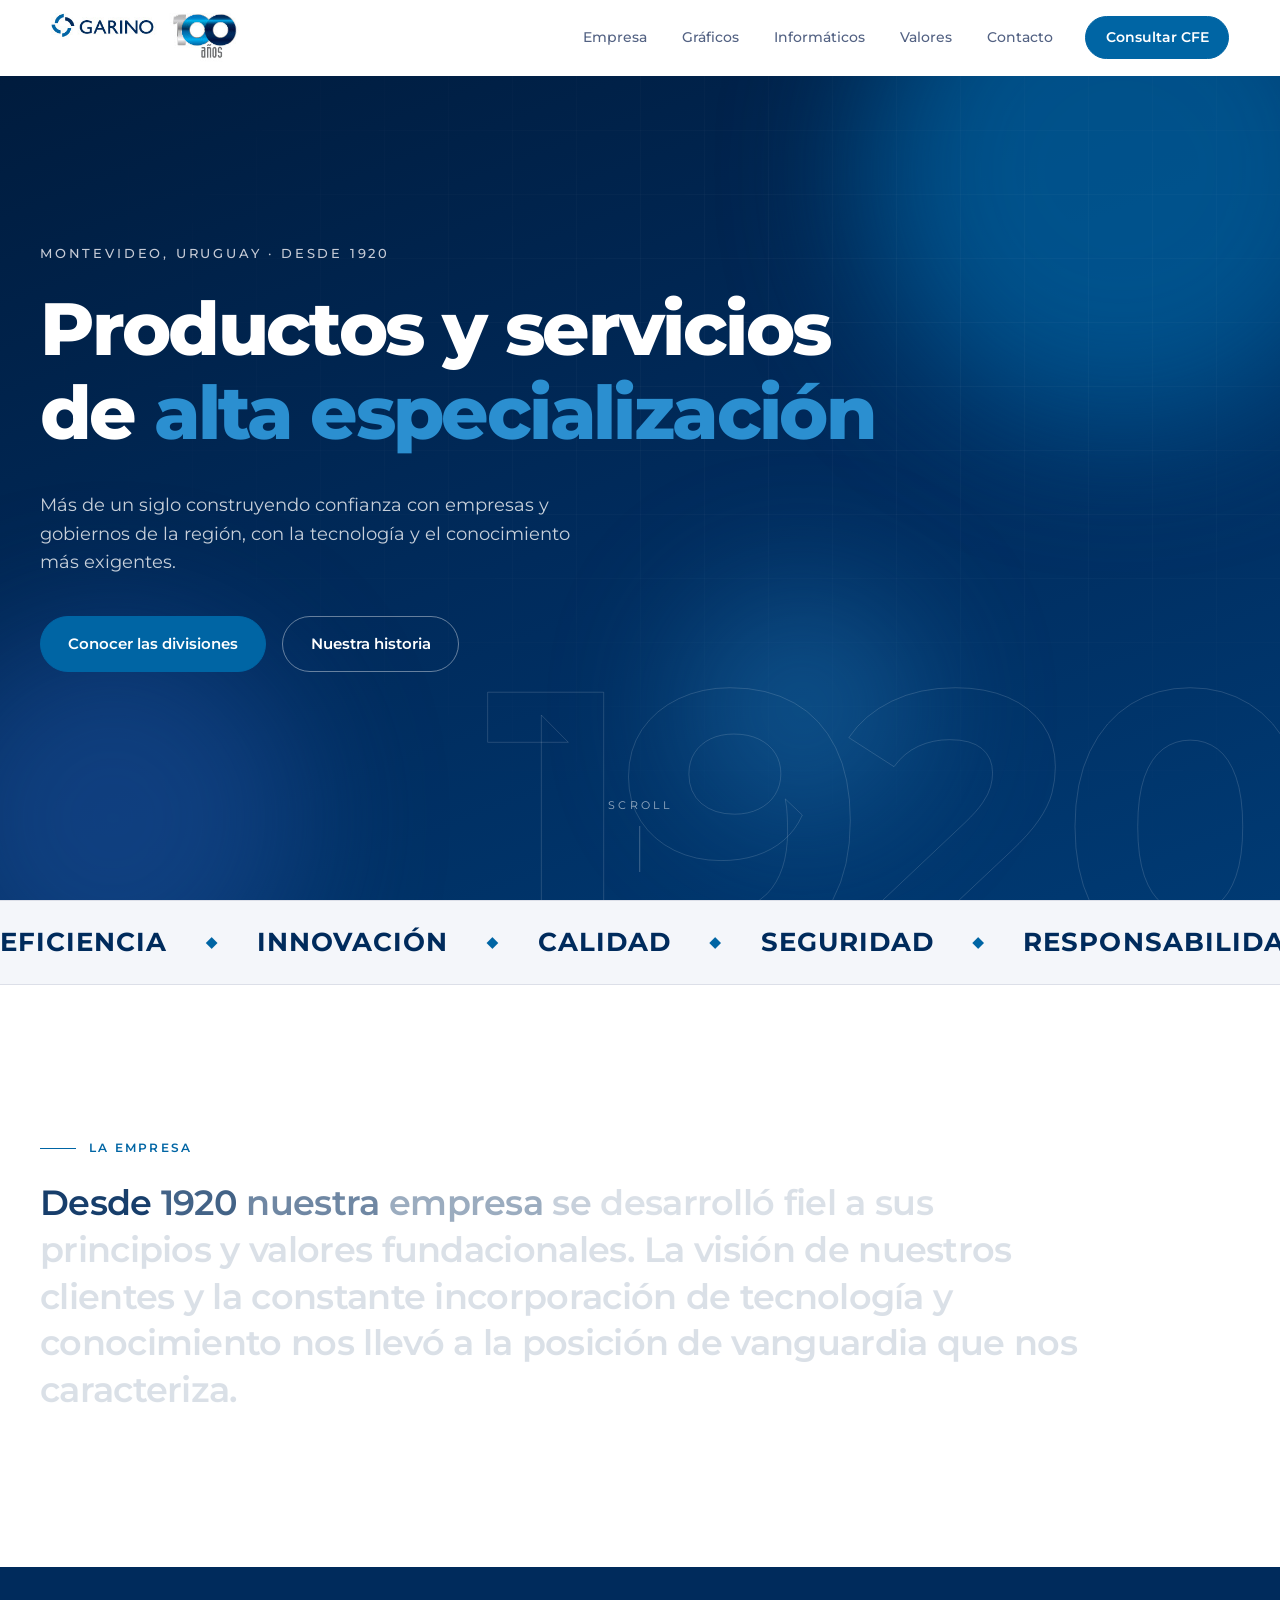
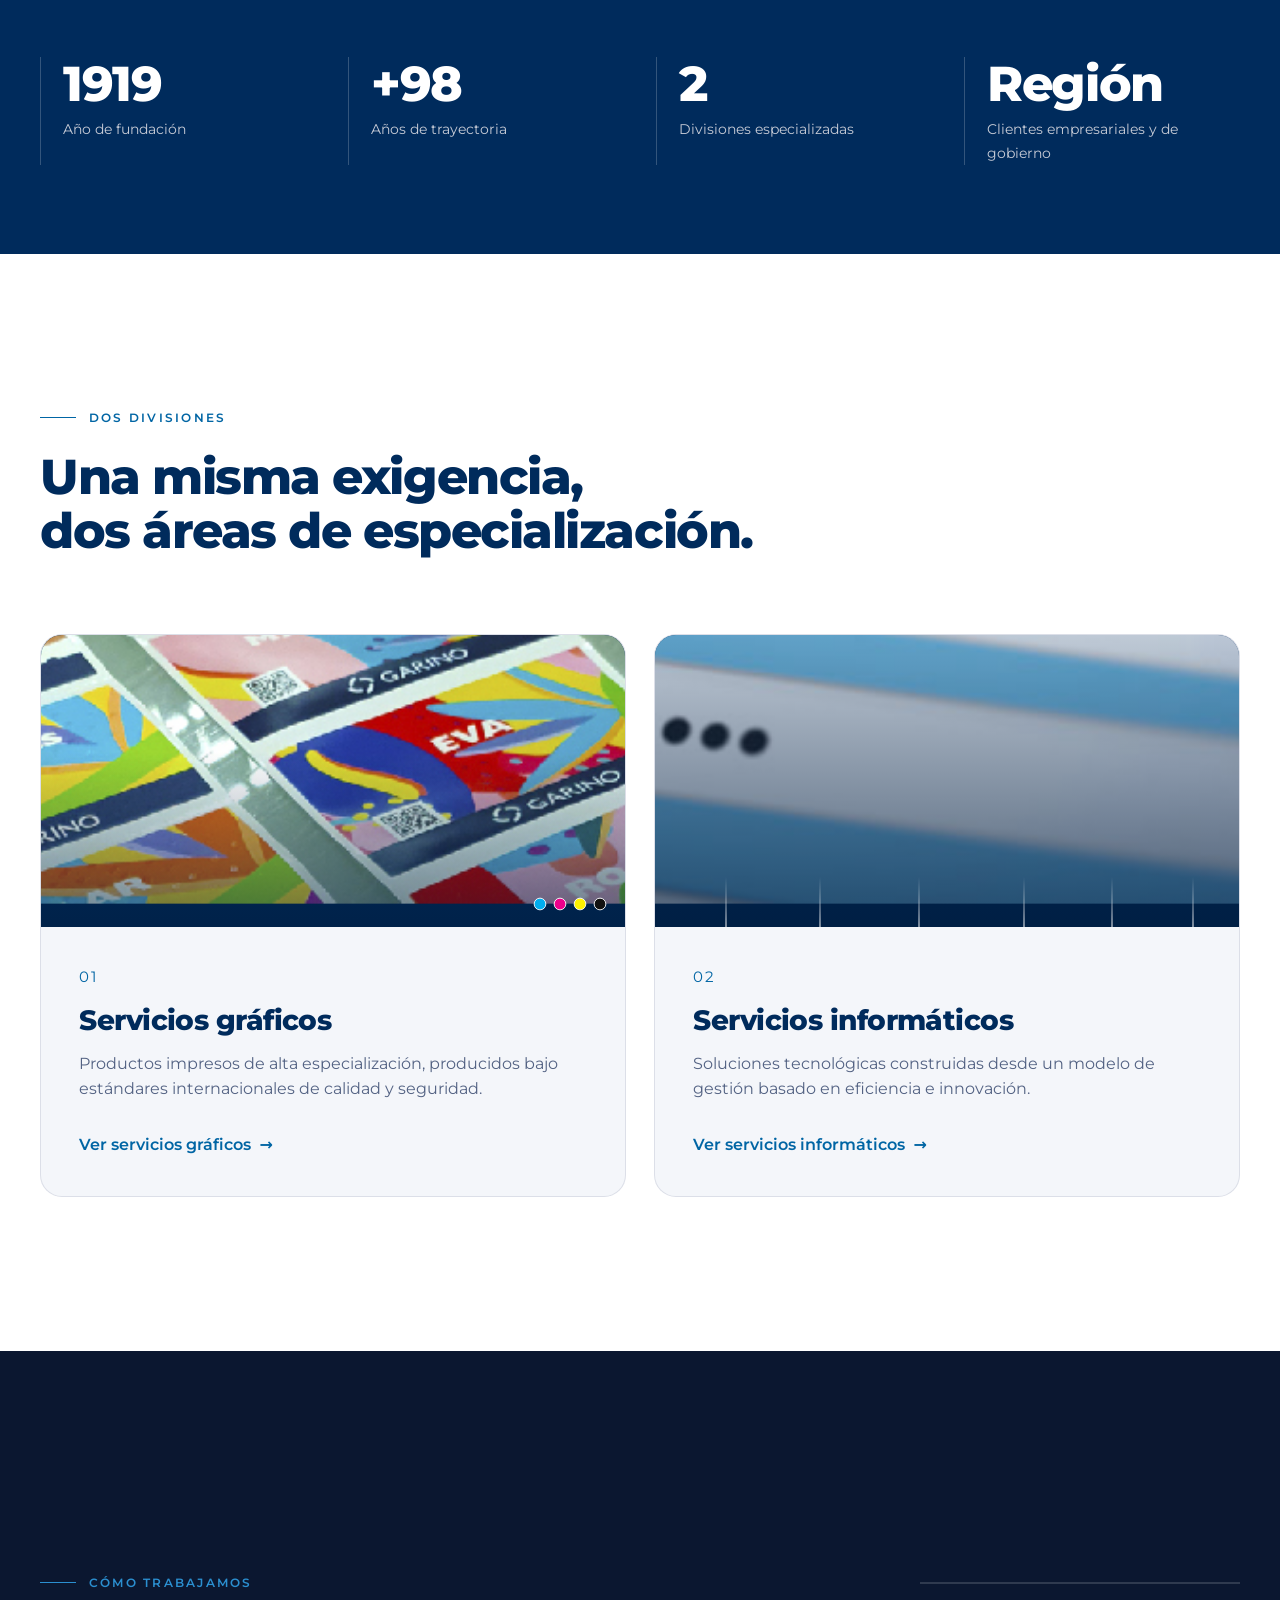
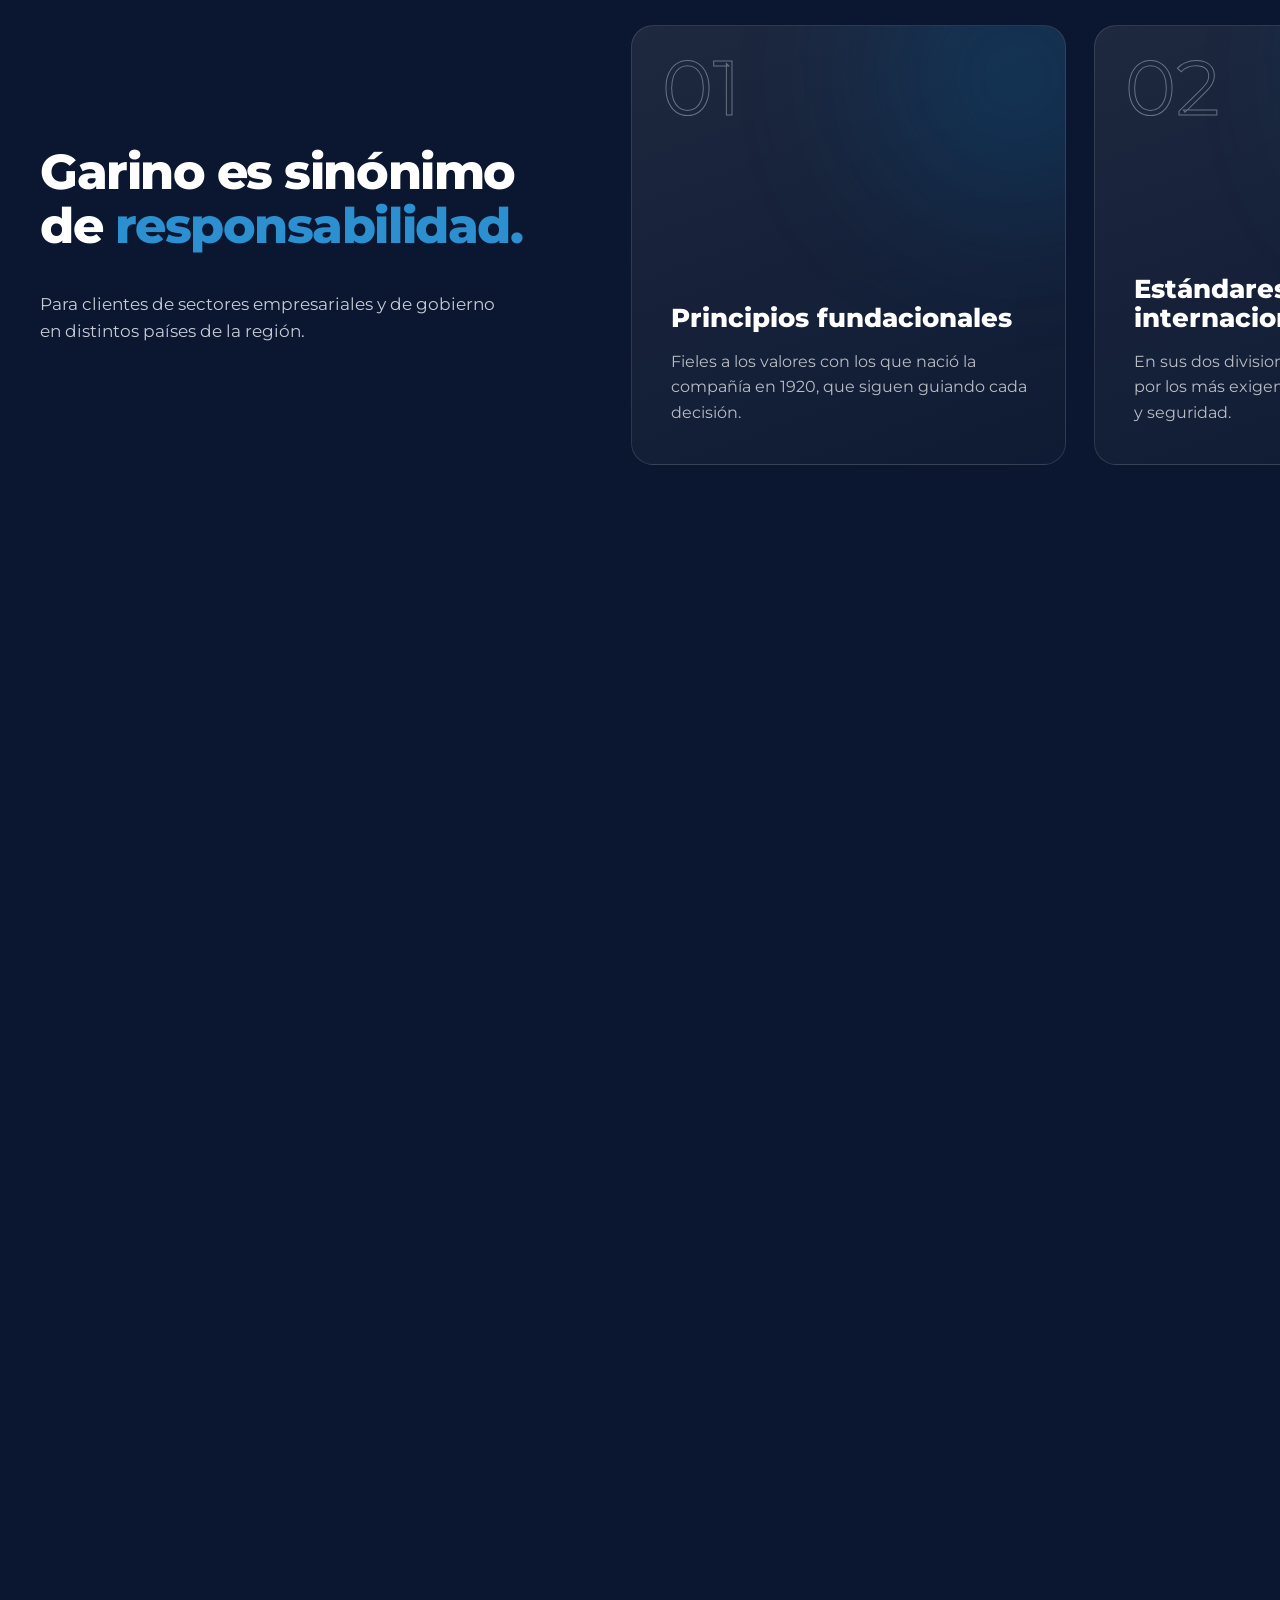
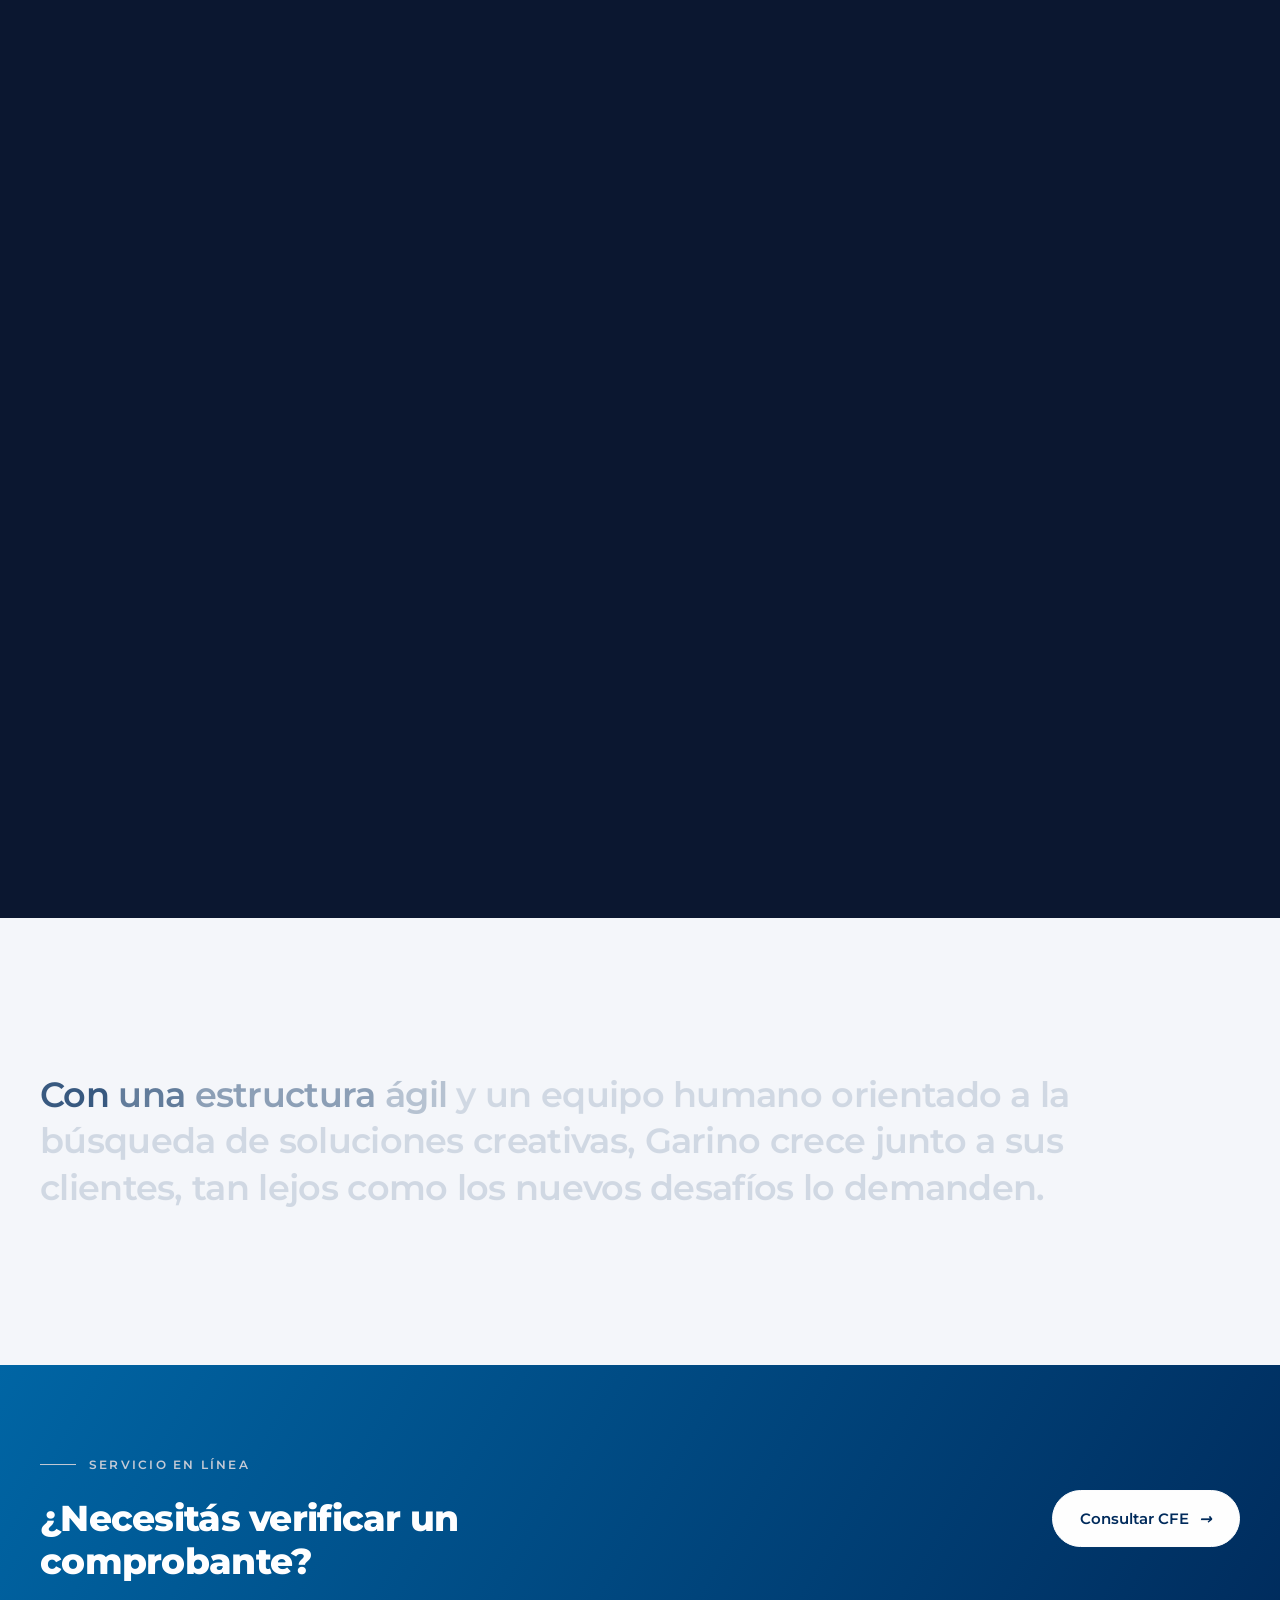
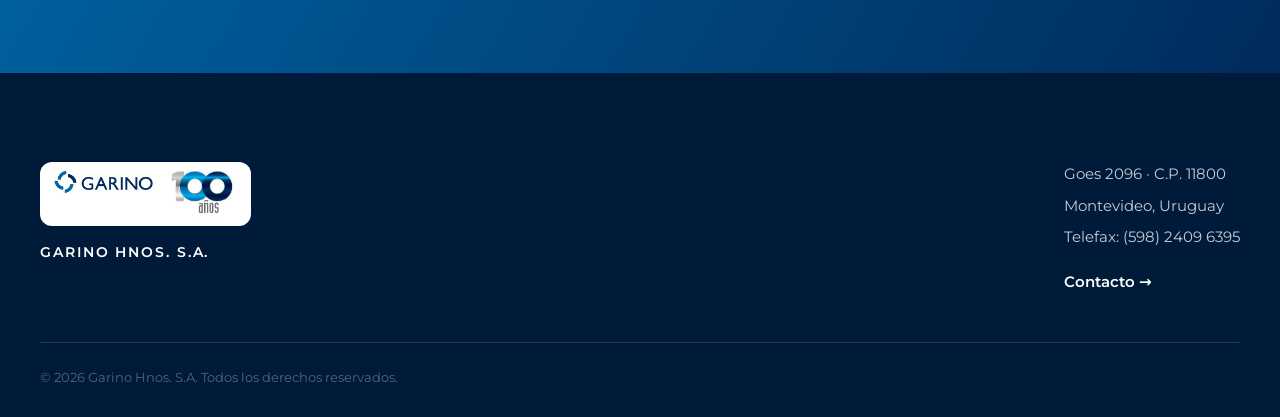
<file: index.html>
<!DOCTYPE html>
<html lang="es">
<head>
<meta charset="utf-8">
<meta name="viewport" content="width=device-width, initial-scale=1">
<title>GARINO HNOS. S.A. | Productos y servicios de alta especialización desde 1920</title>
<meta name="description" content="Garino Hnos. S.A.: más de 100 años de trayectoria en servicios gráficos e informáticos de alta especialización. Montevideo, Uruguay.">
<meta name="theme-color" content="#002b5c">
<link rel="preload" href="fonts/montserrat-latin-wght-normal.woff2" as="font" type="font/woff2" crossorigin>
<link rel="stylesheet" href="css/style.css">
<script>document.documentElement.classList.add('js');</script>
</head>
<body>

<header class="nav" id="nav">
  <a class="nav__logo" href="#inicio" aria-label="Garino, 100 años">
    <img src="img/logo_100_anos.jpg" width="346" height="91" alt="Garino, 100 años">
  </a>
  <nav class="nav__links" aria-label="Principal">
    <a href="#empresa">Empresa</a>
    <a href="graficos.html">Gráficos</a>
    <a href="informaticos.html">Informáticos</a>
    <a href="#valores">Valores</a>
    <a href="#contacto">Contacto</a>
  </nav>
  <a class="btn btn--sm" href="https://www.garino.com.uy/consultacfe/" target="_blank" rel="noopener">Consultar CFE</a>
</header>

<main>

  <!-- HERO -->
  <section class="hero" id="inicio">
    <div class="hero__bg" aria-hidden="true">
      <span class="orb orb--a"></span>
      <span class="orb orb--b"></span>
      <span class="orb orb--c"></span>
      <svg class="hero__grid" viewBox="0 0 800 800" preserveAspectRatio="xMidYMid slice">
        <defs>
          <pattern id="g" width="40" height="40" patternUnits="userSpaceOnUse">
            <path d="M40 0H0V40" fill="none" stroke="currentColor" stroke-width=".6"/>
          </pattern>
        </defs>
        <rect width="800" height="800" fill="url(#g)"/>
      </svg>
      <span class="hero__ghost">1920</span>
    </div>

    <div class="wrap hero__content">
      <p class="eyebrow" data-hero>Montevideo, Uruguay · Desde 1920</p>
      <h1 class="hero__title">
        <span class="line"><span data-hero-line>Productos y servicios</span></span>
        <span class="line"><span data-hero-line>de <em>alta especialización</em></span></span>
      </h1>
      <p class="hero__lead" data-hero>Más de un siglo construyendo confianza con empresas y gobiernos de la región, con la tecnología y el conocimiento más exigentes.</p>
      <div class="hero__cta" data-hero>
        <a class="btn" href="#divisiones">Conocer las divisiones</a>
        <a class="btn btn--ghost" href="#empresa">Nuestra historia</a>
      </div>
    </div>

    <a class="scroll-cue" href="#empresa" aria-label="Bajar">
      <span>Scroll</span><i></i>
    </a>
  </section>

  <!-- MARQUEE -->
  <div class="marquee" aria-hidden="true">
    <div class="marquee__track">
      <span>Eficiencia</span><b>◆</b><span>Innovación</span><b>◆</b><span>Calidad</span><b>◆</b><span>Seguridad</span><b>◆</b><span>Responsabilidad</span><b>◆</b>
      <span>Eficiencia</span><b>◆</b><span>Innovación</span><b>◆</b><span>Calidad</span><b>◆</b><span>Seguridad</span><b>◆</b><span>Responsabilidad</span><b>◆</b>
    </div>
  </div>

  <!-- EMPRESA / MANIFIESTO -->
  <section class="section manifesto" id="empresa">
    <div class="wrap">
      <p class="kicker" data-reveal>La empresa</p>
      <p class="manifesto__text" data-words>Desde 1920 nuestra empresa se desarrolló fiel a sus principios y valores fundacionales. La visión de nuestros clientes y la constante incorporación de tecnología y conocimiento nos llevó a la posición de vanguardia que nos caracteriza.</p>
    </div>
  </section>

  <!-- NUMEROS -->
  <section class="stats" aria-label="Garino en números">
    <div class="wrap stats__grid">
      <div class="stat" data-reveal>
        <strong><span data-count="1920">1920</span></strong>
        <span>Año de fundación</span>
      </div>
      <div class="stat" data-reveal>
        <strong>+<span data-count="100">100</span></strong>
        <span>Años de trayectoria</span>
      </div>
      <div class="stat" data-reveal>
        <strong><span data-count="2">2</span></strong>
        <span>Divisiones especializadas</span>
      </div>
      <div class="stat" data-reveal>
        <strong>Región</strong>
        <span>Clientes empresariales y de gobierno</span>
      </div>
    </div>
  </section>

  <!-- DIVISIONES -->
  <section class="section divisions" id="divisiones">
    <div class="wrap">
      <p class="kicker" data-reveal>Dos divisiones</p>
      <h2 class="h2" data-reveal>Una misma exigencia,<br>dos áreas de especialización.</h2>

      <div class="cards">
        <a class="card card--graf" href="graficos.html" data-card>
          <div class="card__media">
            <img src="img/foto_1.jpg" width="632" height="154" alt="Etiquetas e impresos personalizados de Garino" loading="lazy">
            <span class="card__tint"></span>
            <div class="cmyk" aria-hidden="true"><i></i><i></i><i></i><i></i></div>
          </div>
          <div class="card__body">
            <span class="card__num">01</span>
            <h3>Servicios gráficos</h3>
            <p>Productos impresos de alta especialización, producidos bajo estándares internacionales de calidad y seguridad.</p>
            <span class="card__link">Ver servicios gráficos <i aria-hidden="true">→</i></span>
          </div>
        </a>

        <a class="card card--inf" href="informaticos.html" data-card>
          <div class="card__media">
            <img src="img/foto_3.jpg" width="473" height="115" alt="Acceso seguro: servicios informáticos de Garino" loading="lazy">
            <span class="card__tint"></span>
            <div class="bits" aria-hidden="true"><i></i><i></i><i></i><i></i><i></i><i></i></div>
          </div>
          <div class="card__body">
            <span class="card__num">02</span>
            <h3>Servicios informáticos</h3>
            <p>Soluciones tecnológicas construidas desde un modelo de gestión basado en eficiencia e innovación.</p>
            <span class="card__link">Ver servicios informáticos <i aria-hidden="true">→</i></span>
          </div>
        </a>
      </div>
    </div>
  </section>

  <!-- VALORES: SCROLL HORIZONTAL -->
  <section class="hscroll" id="valores">
    <div class="hscroll__pin">
      <div class="hscroll__head wrap">
        <p class="kicker">Cómo trabajamos</p>
        <div class="hscroll__bar"><span></span></div>
      </div>
      <div class="hscroll__track">
        <article class="panel panel--intro">
          <h2 class="h2">Garino es sinónimo de <em>responsabilidad.</em></h2>
          <p>Para clientes de sectores empresariales y de gobierno en distintos países de la región.</p>
        </article>
        <article class="panel">
          <span class="panel__n">01</span>
          <h3>Principios fundacionales</h3>
          <p>Fieles a los valores con los que nació la compañía en 1920, que siguen guiando cada decisión.</p>
        </article>
        <article class="panel">
          <span class="panel__n">02</span>
          <h3>Estándares internacionales</h3>
          <p>En sus dos divisiones, la compañía se rige por los más exigentes estándares de calidad y seguridad.</p>
        </article>
        <article class="panel">
          <span class="panel__n">03</span>
          <h3>Eficiencia e innovación</h3>
          <p>Un modelo de gestión que aporta herramientas valiosas para el crecimiento de nuestros clientes.</p>
        </article>
        <article class="panel">
          <span class="panel__n">04</span>
          <h3>Tecnología y conocimiento</h3>
          <p>Incorporación constante de ambos para sostener la posición de vanguardia que nos caracteriza.</p>
        </article>
      </div>
    </div>
  </section>

  <!-- CIERRE -->
  <section class="section closing">
    <div class="wrap">
      <p class="closing__text" data-words>Con una estructura ágil y un equipo humano orientado a la búsqueda de soluciones creativas, Garino crece junto a sus clientes, tan lejos como los nuevos desafíos lo demanden.</p>
    </div>
  </section>

  <!-- CFE -->
  <section class="cfe">
    <div class="wrap cfe__inner" data-reveal>
      <div>
        <p class="kicker kicker--light">Servicio en línea</p>
        <h2 class="cfe__title">¿Necesitás verificar un comprobante?</h2>
      </div>
      <a class="btn btn--light" href="https://www.garino.com.uy/consultacfe/" target="_blank" rel="noopener">Consultar CFE <i aria-hidden="true">→</i></a>
    </div>
  </section>

</main>

<footer class="footer" id="contacto">
  <div class="wrap footer__inner">
    <div class="footer__brand">
      <img src="img/logo_100_anos.jpg" width="346" height="91" alt="Garino, 100 años" loading="lazy">
      <p>GARINO HNOS. S.A.</p>
    </div>
    <address>
      <span>Goes 2096 · C.P. 11800</span>
      <span>Montevideo, Uruguay</span>
      <span>Telefax: <a href="tel:+59824096395">(598) 2409 6395</a></span>
      <a class="footer__contact" href="https://www.garino.com.uy/servicios_informaticos/Contacto.php">Contacto →</a>
    </address>
  </div>
  <div class="wrap footer__legal">© <span id="year">2026</span> Garino Hnos. S.A. Todos los derechos reservados.</div>
</footer>

<script src="js/vendor/gsap.min.js"></script>
<script src="js/vendor/ScrollTrigger.min.js"></script>
<script src="js/main.js"></script>
</body>
</html>
</file>
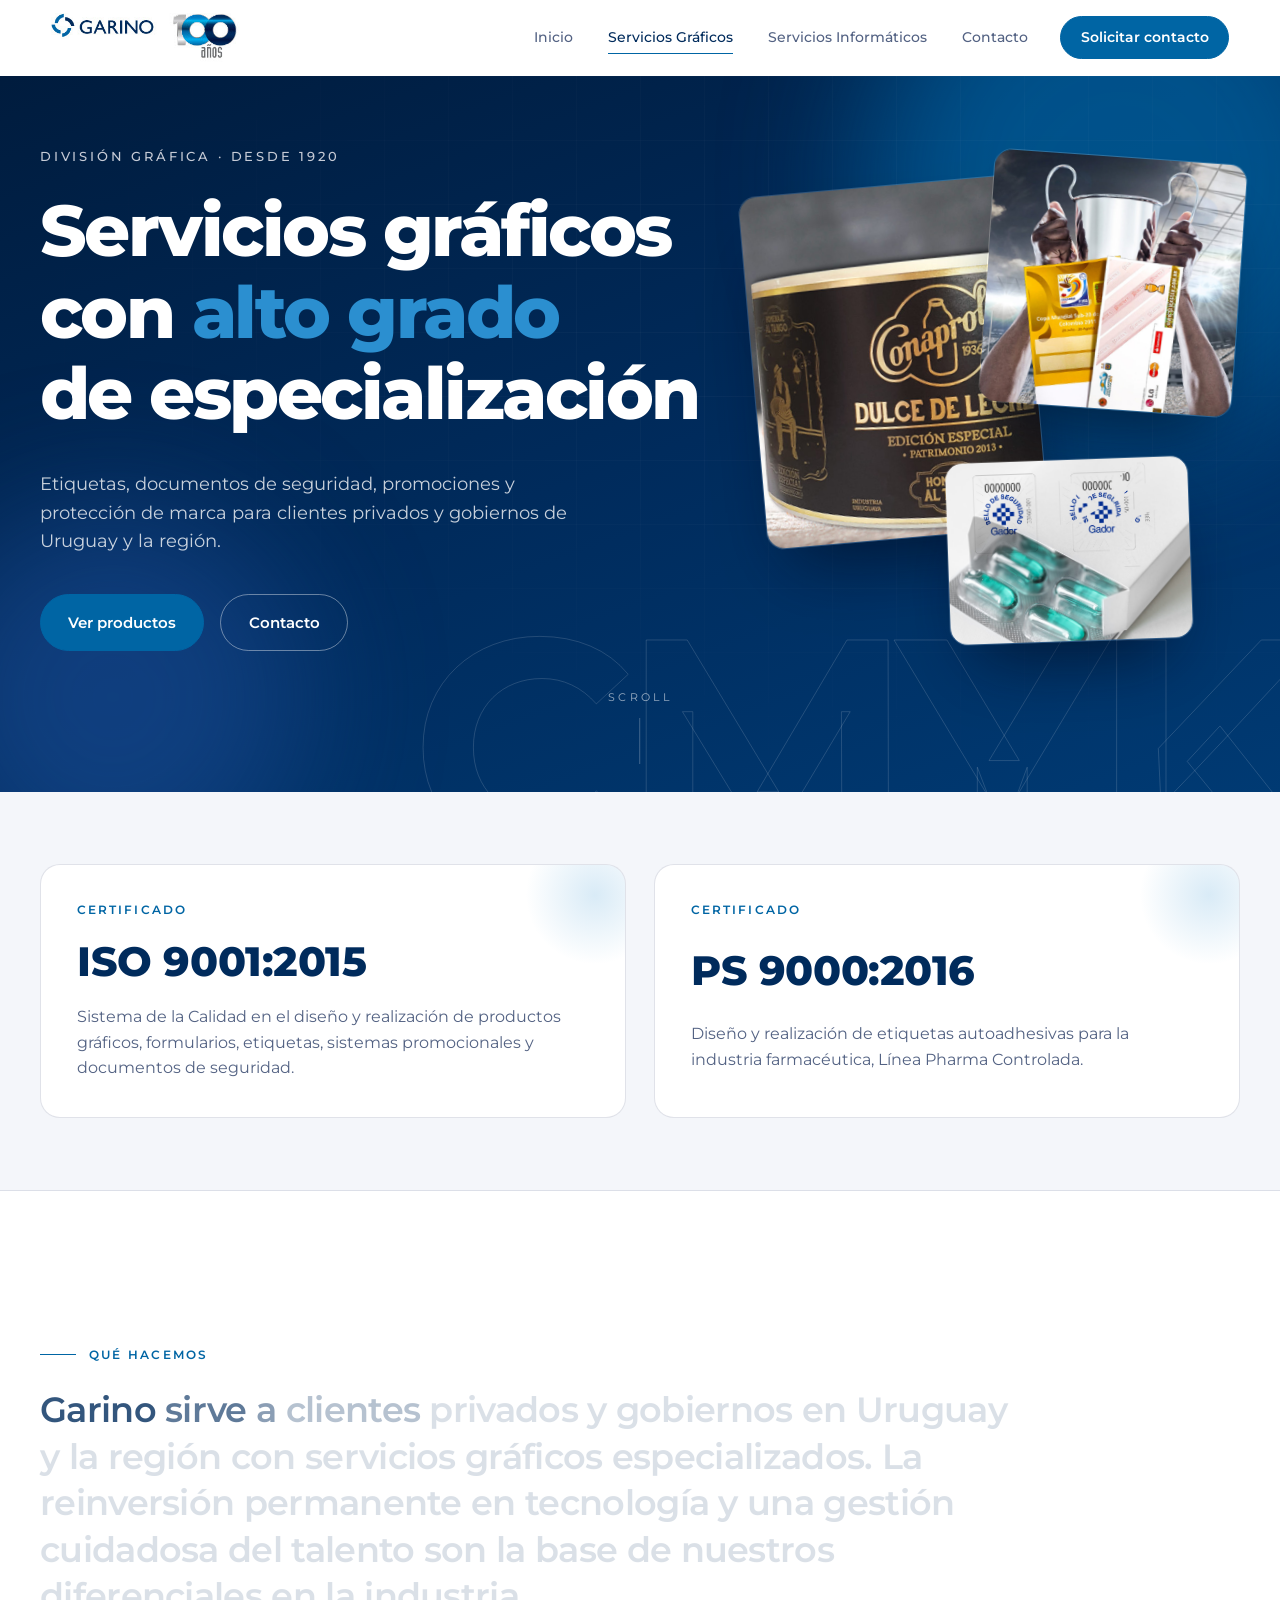
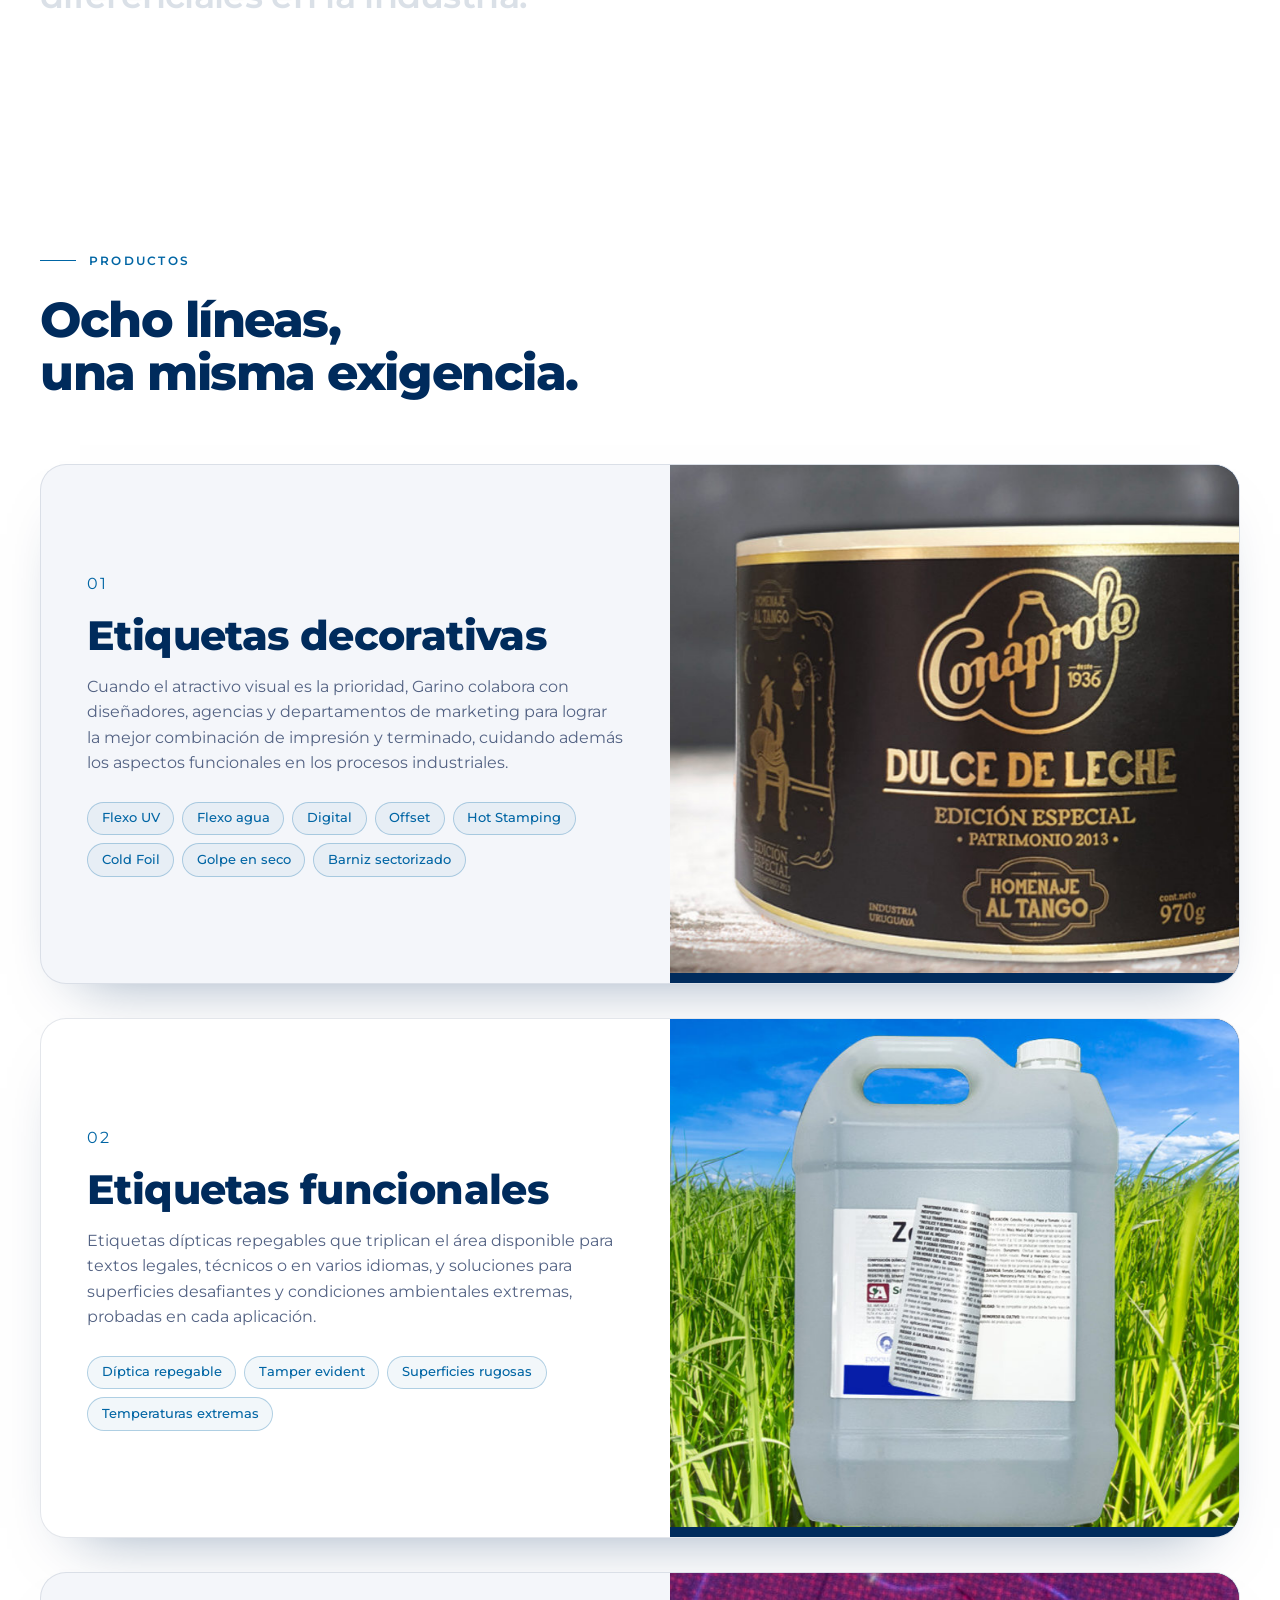
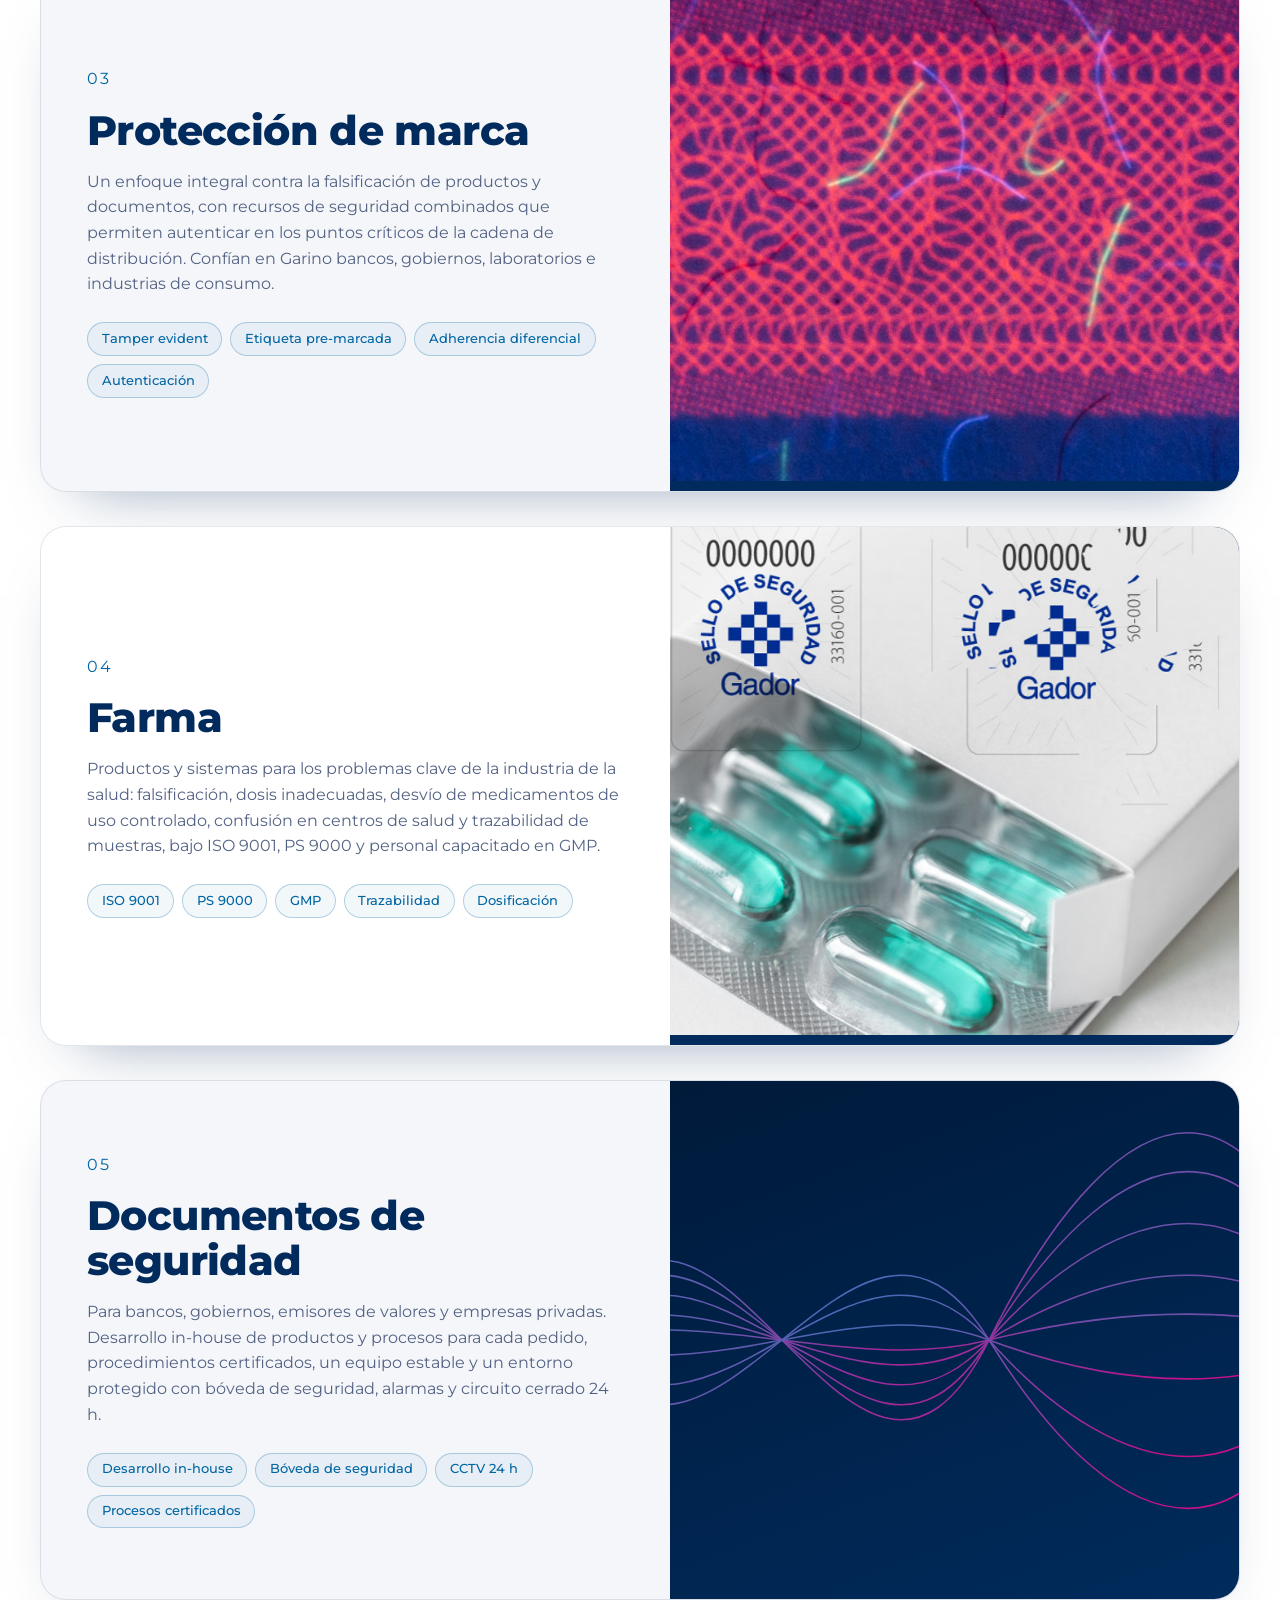
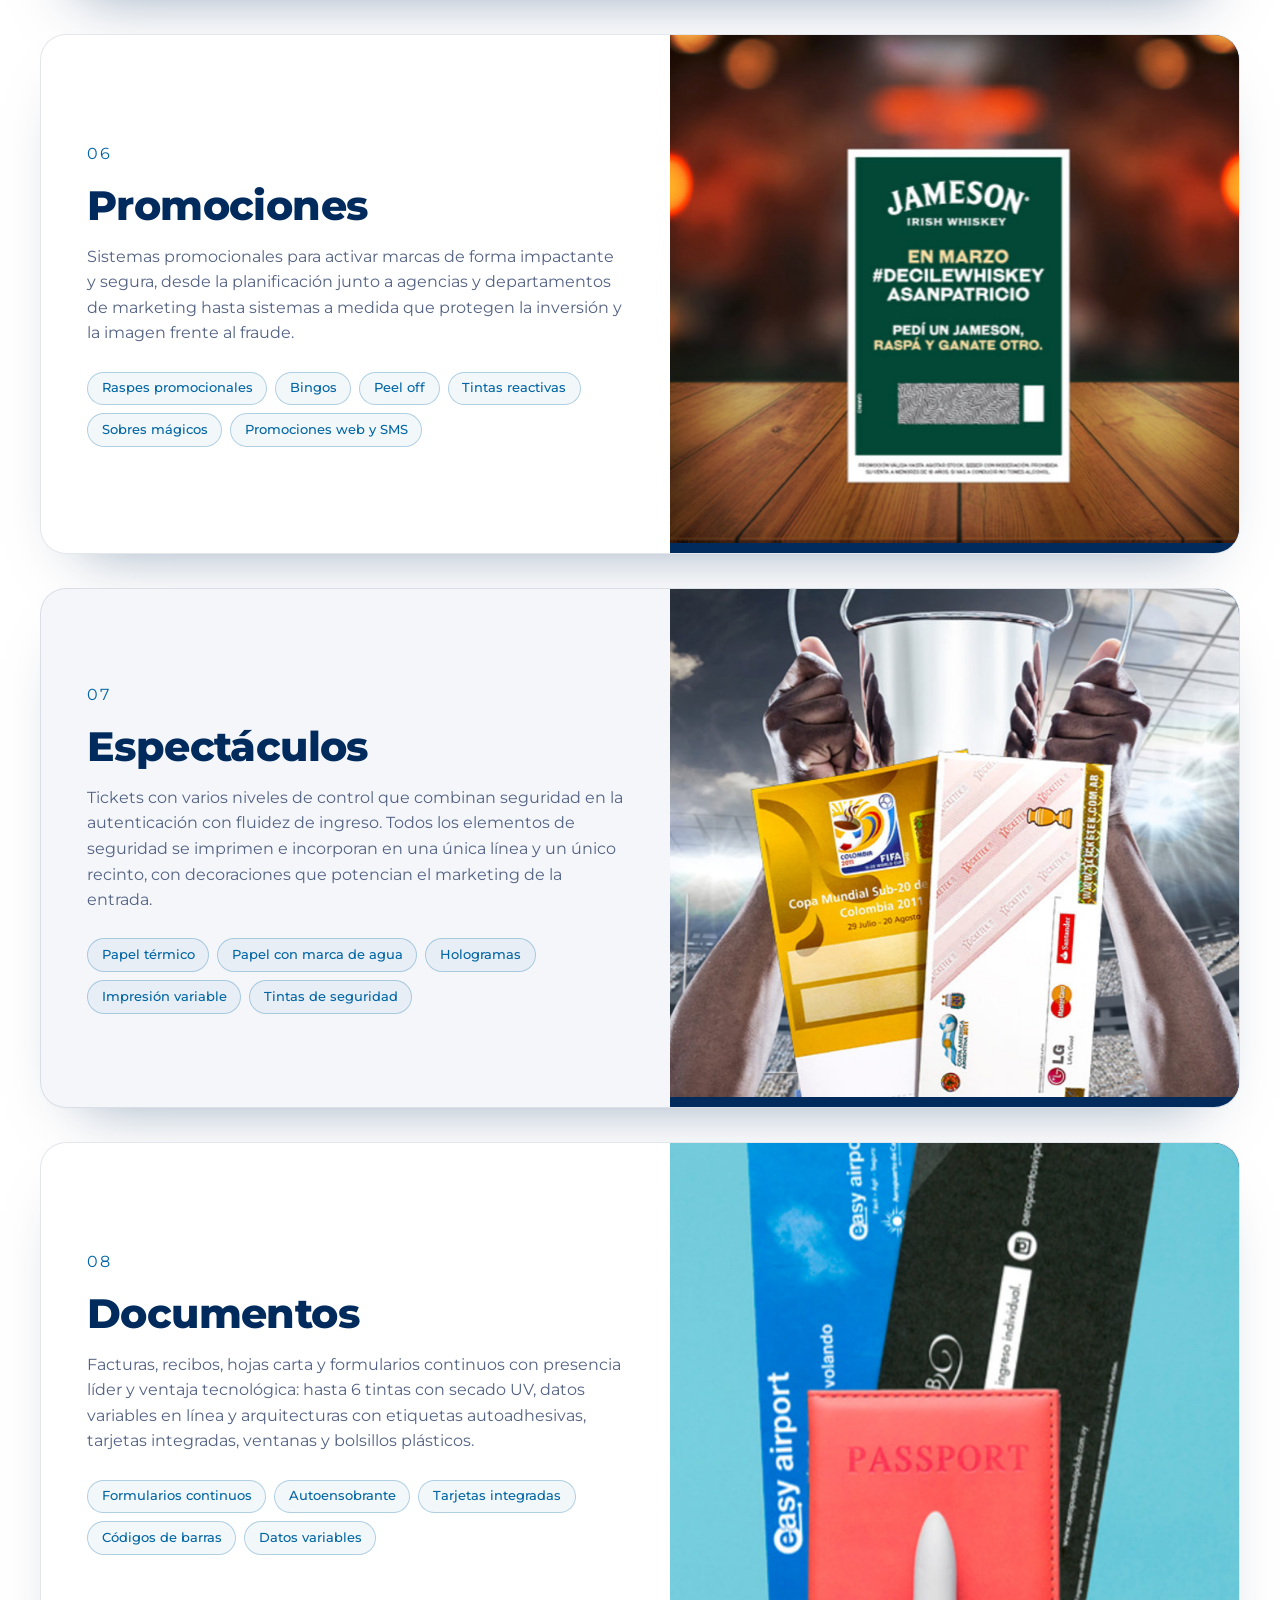
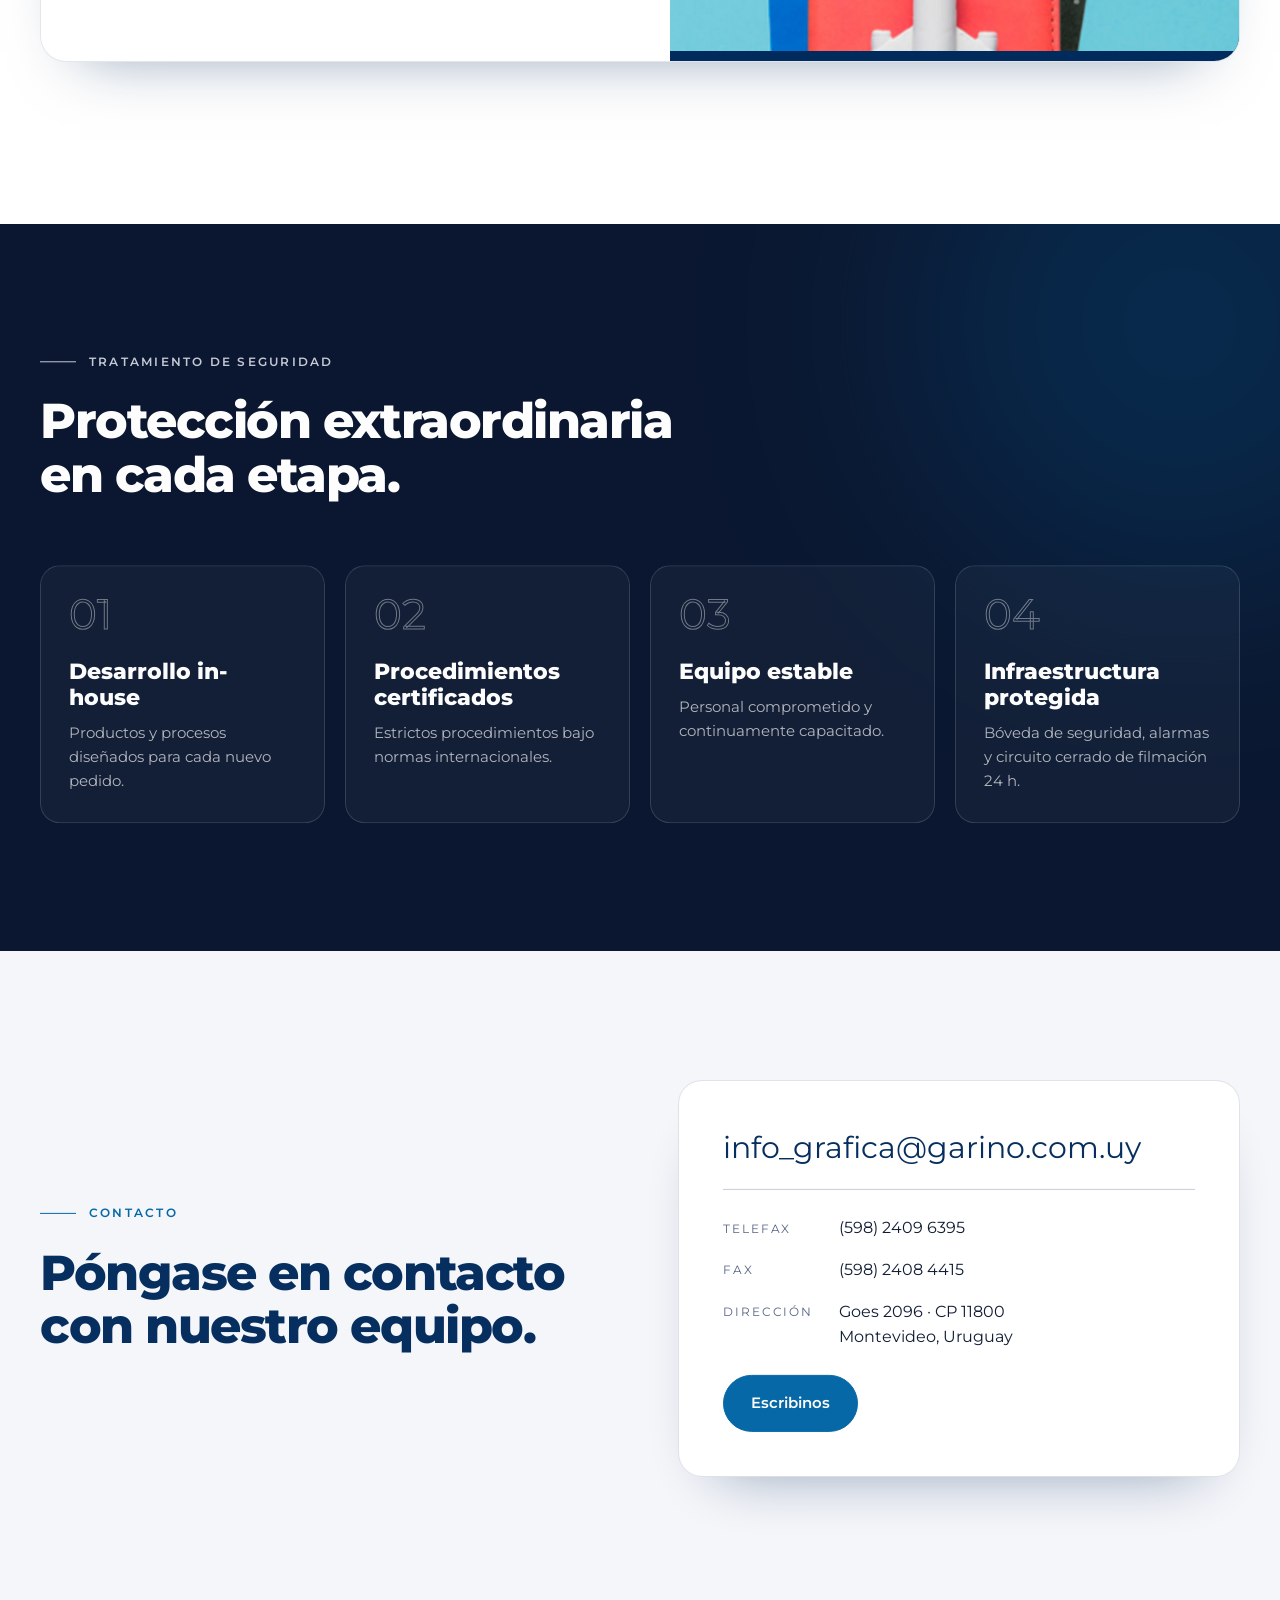
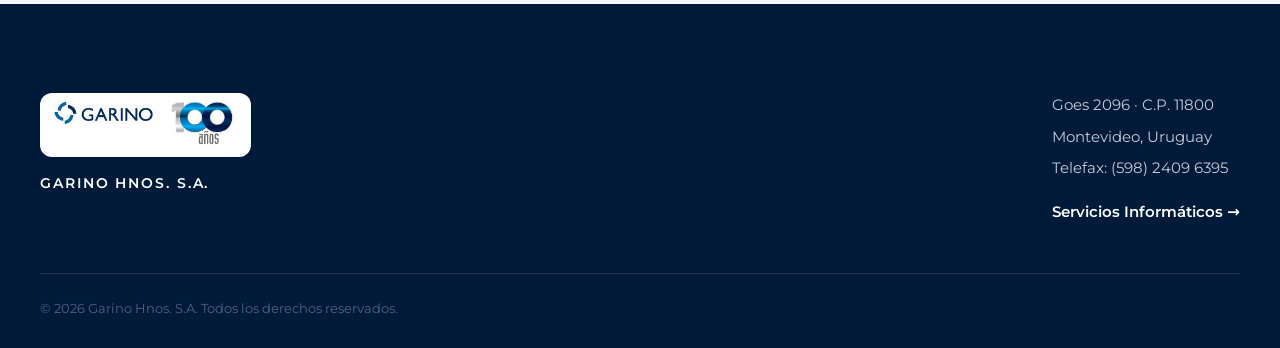
<file: graficos.html>
<!DOCTYPE html>
<html lang="es">
<head>
<meta charset="utf-8">
<meta name="viewport" content="width=device-width, initial-scale=1">
<title>Servicios Gráficos | GARINO HNOS. S.A.</title>
<meta name="description" content="Etiquetas autoadhesivas, documentos de seguridad, promociones, protección de marca y soluciones para la industria farmacéutica. ISO 9001:2015 y PS 9000:2016.">
<meta name="theme-color" content="#002b5c">
<link rel="preload" href="fonts/montserrat-latin-wght-normal.woff2" as="font" type="font/woff2" crossorigin>
<link rel="stylesheet" href="css/style.css">
<link rel="stylesheet" href="css/inner.css">
<script>document.documentElement.classList.add('js');</script>
</head>
<body class="page-graf">

<header class="nav" id="nav">
  <a class="nav__logo" href="index.html" aria-label="Garino, 100 años, ir al inicio">
    <img src="img/logo_100_anos.jpg" width="346" height="91" alt="Garino, 100 años">
  </a>
  <nav class="nav__links" aria-label="Principal">
    <a href="index.html">Inicio</a>
    <a href="graficos.html" aria-current="page">Servicios Gráficos</a>
    <a href="informaticos.html">Servicios Informáticos</a>
    <a href="#contacto">Contacto</a>
  </nav>
  <a class="btn btn--sm" href="#contacto">Solicitar contacto</a>
</header>

<main>

  <!-- HERO -->
  <section class="hero hero--page" id="inicio">
    <div class="hero__bg" aria-hidden="true">
      <span class="orb orb--a"></span>
      <span class="orb orb--b"></span>
      <svg class="hero__grid" viewBox="0 0 800 800" preserveAspectRatio="xMidYMid slice">
        <defs><pattern id="g" width="40" height="40" patternUnits="userSpaceOnUse"><path d="M40 0H0V40" fill="none" stroke="currentColor" stroke-width=".6"/></pattern></defs>
        <rect width="800" height="800" fill="url(#g)"/>
      </svg>
      <span class="hero__ghost">CMYK</span>
    </div>

    <div class="wrap hero__split">
      <div class="hero__content">
        <p class="eyebrow">División Gráfica · Desde 1920</p>
        <h1 class="hero__title">
          <span class="line"><span data-hero-line>Servicios gráficos</span></span>
          <span class="line"><span data-hero-line>con <em>alto grado</em></span></span>
          <span class="line"><span data-hero-line>de especialización</span></span>
        </h1>
        <p class="hero__lead" data-hero>Etiquetas, documentos de seguridad, promociones y protección de marca para clientes privados y gobiernos de Uruguay y la región.</p>
        <div class="hero__cta" data-hero>
          <a class="btn" href="#productos">Ver productos</a>
          <a class="btn btn--ghost" href="#contacto">Contacto</a>
        </div>
      </div>

      <div class="hero__stack" aria-hidden="true">
        <figure class="float float--1"><img src="img/graf/decorativas.jpg" alt="" width="900" height="700"></figure>
        <figure class="float float--2"><img src="img/graf/tickets.jpg" alt="" width="900" height="700"></figure>
        <figure class="float float--3"><img src="img/graf/trazabilidad.jpg" alt="" width="900" height="700"></figure>
      </div>
    </div>

    <a class="scroll-cue" href="#certificaciones" aria-label="Bajar"><span>Scroll</span><i></i></a>
  </section>

  <!-- CERTIFICACIONES -->
  <section class="certs" id="certificaciones">
    <div class="wrap certs__grid">
      <div class="cert" data-reveal>
        <span class="cert__tag">Certificado</span>
        <strong>ISO 9001:2015</strong>
        <p>Sistema de la Calidad en el diseño y realización de productos gráficos, formularios, etiquetas, sistemas promocionales y documentos de seguridad.</p>
      </div>
      <div class="cert" data-reveal>
        <span class="cert__tag">Certificado</span>
        <strong>PS 9000:2016</strong>
        <p>Diseño y realización de etiquetas autoadhesivas para la industria farmacéutica, Línea Pharma Controlada.</p>
      </div>
    </div>
  </section>

  <!-- INTRO -->
  <section class="section intro">
    <div class="wrap">
      <p class="kicker" data-reveal>Qué hacemos</p>
      <p class="manifesto__text" data-words>Garino sirve a clientes privados y gobiernos en Uruguay y la región con servicios gráficos especializados. La reinversión permanente en tecnología y una gestión cuidadosa del talento son la base de nuestros diferenciales en la industria.</p>
    </div>
  </section>

  <!-- PRODUCTOS -->
  <section class="products" id="productos">
    <div class="wrap">
      <p class="kicker" data-reveal>Productos</p>
      <h2 class="h2" data-reveal>Ocho líneas,<br>una misma exigencia.</h2>
    </div>

    <div class="wrap stack">

      <article class="pcard" style="--i:0">
        <div class="pcard__text">
          <span class="pcard__n">01</span>
          <h3>Etiquetas decorativas</h3>
          <p>Cuando el atractivo visual es la prioridad, Garino colabora con diseñadores, agencias y departamentos de marketing para lograr la mejor combinación de impresión y terminado, cuidando además los aspectos funcionales en los procesos industriales.</p>
          <ul class="chips">
            <li>Flexo UV</li><li>Flexo agua</li><li>Digital</li><li>Offset</li><li>Hot Stamping</li><li>Cold Foil</li><li>Golpe en seco</li><li>Barniz sectorizado</li>
          </ul>
        </div>
        <figure class="pcard__img"><img src="img/graf/decorativas.jpg" alt="Etiqueta autoadhesiva decorativa en lata de dulce de leche" loading="lazy" width="900" height="700"></figure>
      </article>

      <article class="pcard" style="--i:1">
        <div class="pcard__text">
          <span class="pcard__n">02</span>
          <h3>Etiquetas funcionales</h3>
          <p>Etiquetas dípticas repegables que triplican el área disponible para textos legales, técnicos o en varios idiomas, y soluciones para superficies desafiantes y condiciones ambientales extremas, probadas en cada aplicación.</p>
          <ul class="chips">
            <li>Díptica repegable</li><li>Tamper evident</li><li>Superficies rugosas</li><li>Temperaturas extremas</li>
          </ul>
        </div>
        <figure class="pcard__img"><img src="img/graf/funcionales.jpg" alt="Etiqueta funcional sobre envase industrial" loading="lazy" width="900" height="700"></figure>
      </article>

      <article class="pcard" style="--i:2">
        <div class="pcard__text">
          <span class="pcard__n">03</span>
          <h3>Protección de marca</h3>
          <p>Un enfoque integral contra la falsificación de productos y documentos, con recursos de seguridad combinados que permiten autenticar en los puntos críticos de la cadena de distribución. Confían en Garino bancos, gobiernos, laboratorios e industrias de consumo.</p>
          <ul class="chips">
            <li>Tamper evident</li><li>Etiqueta pre-marcada</li><li>Adherencia diferencial</li><li>Autenticación</li>
          </ul>
        </div>
        <figure class="pcard__img"><img src="img/graf/vales.jpg" alt="Elementos de seguridad bajo luz ultravioleta" loading="lazy" width="900" height="700"></figure>
      </article>

      <article class="pcard" style="--i:3">
        <div class="pcard__text">
          <span class="pcard__n">04</span>
          <h3>Farma</h3>
          <p>Productos y sistemas para los problemas clave de la industria de la salud: falsificación, dosis inadecuadas, desvío de medicamentos de uso controlado, confusión en centros de salud y trazabilidad de muestras, bajo ISO 9001, PS 9000 y personal capacitado en GMP.</p>
          <ul class="chips">
            <li>ISO 9001</li><li>PS 9000</li><li>GMP</li><li>Trazabilidad</li><li>Dosificación</li>
          </ul>
        </div>
        <figure class="pcard__img"><img src="img/graf/trazabilidad.jpg" alt="Sellos de seguridad en envase de medicamentos" loading="lazy" width="900" height="700"></figure>
      </article>

      <article class="pcard" style="--i:4">
        <div class="pcard__text">
          <span class="pcard__n">05</span>
          <h3>Documentos de seguridad</h3>
          <p>Para bancos, gobiernos, emisores de valores y empresas privadas. Desarrollo in-house de productos y procesos para cada pedido, procedimientos certificados, un equipo estable y un entorno protegido con bóveda de seguridad, alarmas y circuito cerrado 24 h.</p>
          <ul class="chips">
            <li>Desarrollo in-house</li><li>Bóveda de seguridad</li><li>CCTV 24 h</li><li>Procesos certificados</li>
          </ul>
        </div>
        <figure class="pcard__img pcard__img--art" aria-hidden="true">
          <svg viewBox="0 0 400 300" preserveAspectRatio="xMidYMid slice">
            <defs><linearGradient id="gl" x1="0" y1="0" x2="1" y2="1"><stop offset="0" stop-color="#2b8fd0"/><stop offset="1" stop-color="#ec008c"/></linearGradient></defs>
            <g fill="none" stroke="url(#gl)" stroke-width=".9" opacity=".9">
              <path d="M-20 150 C 60 20, 140 280, 220 150 S 380 20, 420 150"/>
              <path d="M-20 150 C 60 60, 140 240, 220 150 S 380 60, 420 150"/>
              <path d="M-20 150 C 60 100, 140 200, 220 150 S 380 100, 420 150"/>
              <path d="M-20 150 C 60 -10, 140 310, 220 150 S 380 -10, 420 150"/>
              <path d="M-20 150 C 60 130, 140 170, 220 150 S 380 130, 420 150"/>
              <path d="M-20 150 C 60 180, 140 120, 220 150 S 380 180, 420 150"/>
              <path d="M-20 150 C 60 240, 140 60, 220 150 S 380 240, 420 150"/>
              <path d="M-20 150 C 60 280, 140 20, 220 150 S 380 280, 420 150"/>
            </g>
          </svg>
        </figure>
      </article>

      <article class="pcard" style="--i:5">
        <div class="pcard__text">
          <span class="pcard__n">06</span>
          <h3>Promociones</h3>
          <p>Sistemas promocionales para activar marcas de forma impactante y segura, desde la planificación junto a agencias y departamentos de marketing hasta sistemas a medida que protegen la inversión y la imagen frente al fraude.</p>
          <ul class="chips">
            <li>Raspes promocionales</li><li>Bingos</li><li>Peel off</li><li>Tintas reactivas</li><li>Sobres mágicos</li><li>Promociones web y SMS</li>
          </ul>
        </div>
        <figure class="pcard__img"><img src="img/graf/promos.jpg" alt="Promoción con raspadita" loading="lazy" width="900" height="700"></figure>
      </article>

      <article class="pcard" style="--i:6">
        <div class="pcard__text">
          <span class="pcard__n">07</span>
          <h3>Espectáculos</h3>
          <p>Tickets con varios niveles de control que combinan seguridad en la autenticación con fluidez de ingreso. Todos los elementos de seguridad se imprimen e incorporan en una única línea y un único recinto, con decoraciones que potencian el marketing de la entrada.</p>
          <ul class="chips">
            <li>Papel térmico</li><li>Papel con marca de agua</li><li>Hologramas</li><li>Impresión variable</li><li>Tintas de seguridad</li>
          </ul>
        </div>
        <figure class="pcard__img"><img src="img/graf/tickets.jpg" alt="Entradas de espectáculo con elementos de seguridad" loading="lazy" width="900" height="700"></figure>
      </article>

      <article class="pcard" style="--i:7">
        <div class="pcard__text">
          <span class="pcard__n">08</span>
          <h3>Documentos</h3>
          <p>Facturas, recibos, hojas carta y formularios continuos con presencia líder y ventaja tecnológica: hasta 6 tintas con secado UV, datos variables en línea y arquitecturas con etiquetas autoadhesivas, tarjetas integradas, ventanas y bolsillos plásticos.</p>
          <ul class="chips">
            <li>Formularios continuos</li><li>Autoensobrante</li><li>Tarjetas integradas</li><li>Códigos de barras</li><li>Datos variables</li>
          </ul>
        </div>
        <figure class="pcard__img"><img src="img/graf/documentos.jpg" alt="Documentos y tarjetas integradas" loading="lazy" width="900" height="700"></figure>
      </article>

    </div>
  </section>

  <!-- SEGURIDAD -->
  <section class="secure">
    <div class="wrap">
      <p class="kicker kicker--light" data-reveal>Tratamiento de seguridad</p>
      <h2 class="h2 h2--light" data-reveal>Protección extraordinaria<br>en cada etapa.</h2>
      <div class="secure__grid">
        <div class="sec" data-reveal><span>01</span><h3>Desarrollo in-house</h3><p>Productos y procesos diseñados para cada nuevo pedido.</p></div>
        <div class="sec" data-reveal><span>02</span><h3>Procedimientos certificados</h3><p>Estrictos procedimientos bajo normas internacionales.</p></div>
        <div class="sec" data-reveal><span>03</span><h3>Equipo estable</h3><p>Personal comprometido y continuamente capacitado.</p></div>
        <div class="sec" data-reveal><span>04</span><h3>Infraestructura protegida</h3><p>Bóveda de seguridad, alarmas y circuito cerrado de filmación 24 h.</p></div>
      </div>
    </div>
  </section>

  <!-- CONTACTO -->
  <section class="contact" id="contacto">
    <div class="wrap contact__inner" data-reveal>
      <div>
        <p class="kicker">Contacto</p>
        <h2 class="h2">Póngase en contacto<br>con nuestro equipo.</h2>
      </div>
      <div class="contact__card">
        <a class="contact__mail" href="mailto:info_grafica@garino.com.uy">info_grafica@garino.com.uy</a>
        <dl>
          <div><dt>Telefax</dt><dd><a href="tel:+59824096395">(598) 2409 6395</a></dd></div>
          <div><dt>Fax</dt><dd>(598) 2408 4415</dd></div>
          <div><dt>Dirección</dt><dd>Goes 2096 · CP 11800<br>Montevideo, Uruguay</dd></div>
        </dl>
        <a class="btn" href="mailto:info_grafica@garino.com.uy">Escribinos</a>
      </div>
    </div>
  </section>

</main>

<footer class="footer">
  <div class="wrap footer__inner">
    <div class="footer__brand">
      <img src="img/logo_100_anos.jpg" width="346" height="91" alt="Garino, 100 años" loading="lazy">
      <p>GARINO HNOS. S.A.</p>
    </div>
    <address>
      <span>Goes 2096 · C.P. 11800</span>
      <span>Montevideo, Uruguay</span>
      <span>Telefax: <a href="tel:+59824096395">(598) 2409 6395</a></span>
      <a class="footer__contact" href="informaticos.html">Servicios Informáticos →</a>
    </address>
  </div>
  <div class="wrap footer__legal">© <span id="year">2026</span> Garino Hnos. S.A. Todos los derechos reservados.</div>
</footer>

<script src="js/vendor/gsap.min.js"></script>
<script src="js/vendor/ScrollTrigger.min.js"></script>
<script src="js/inner.js"></script>
</body>
</html>
</file>
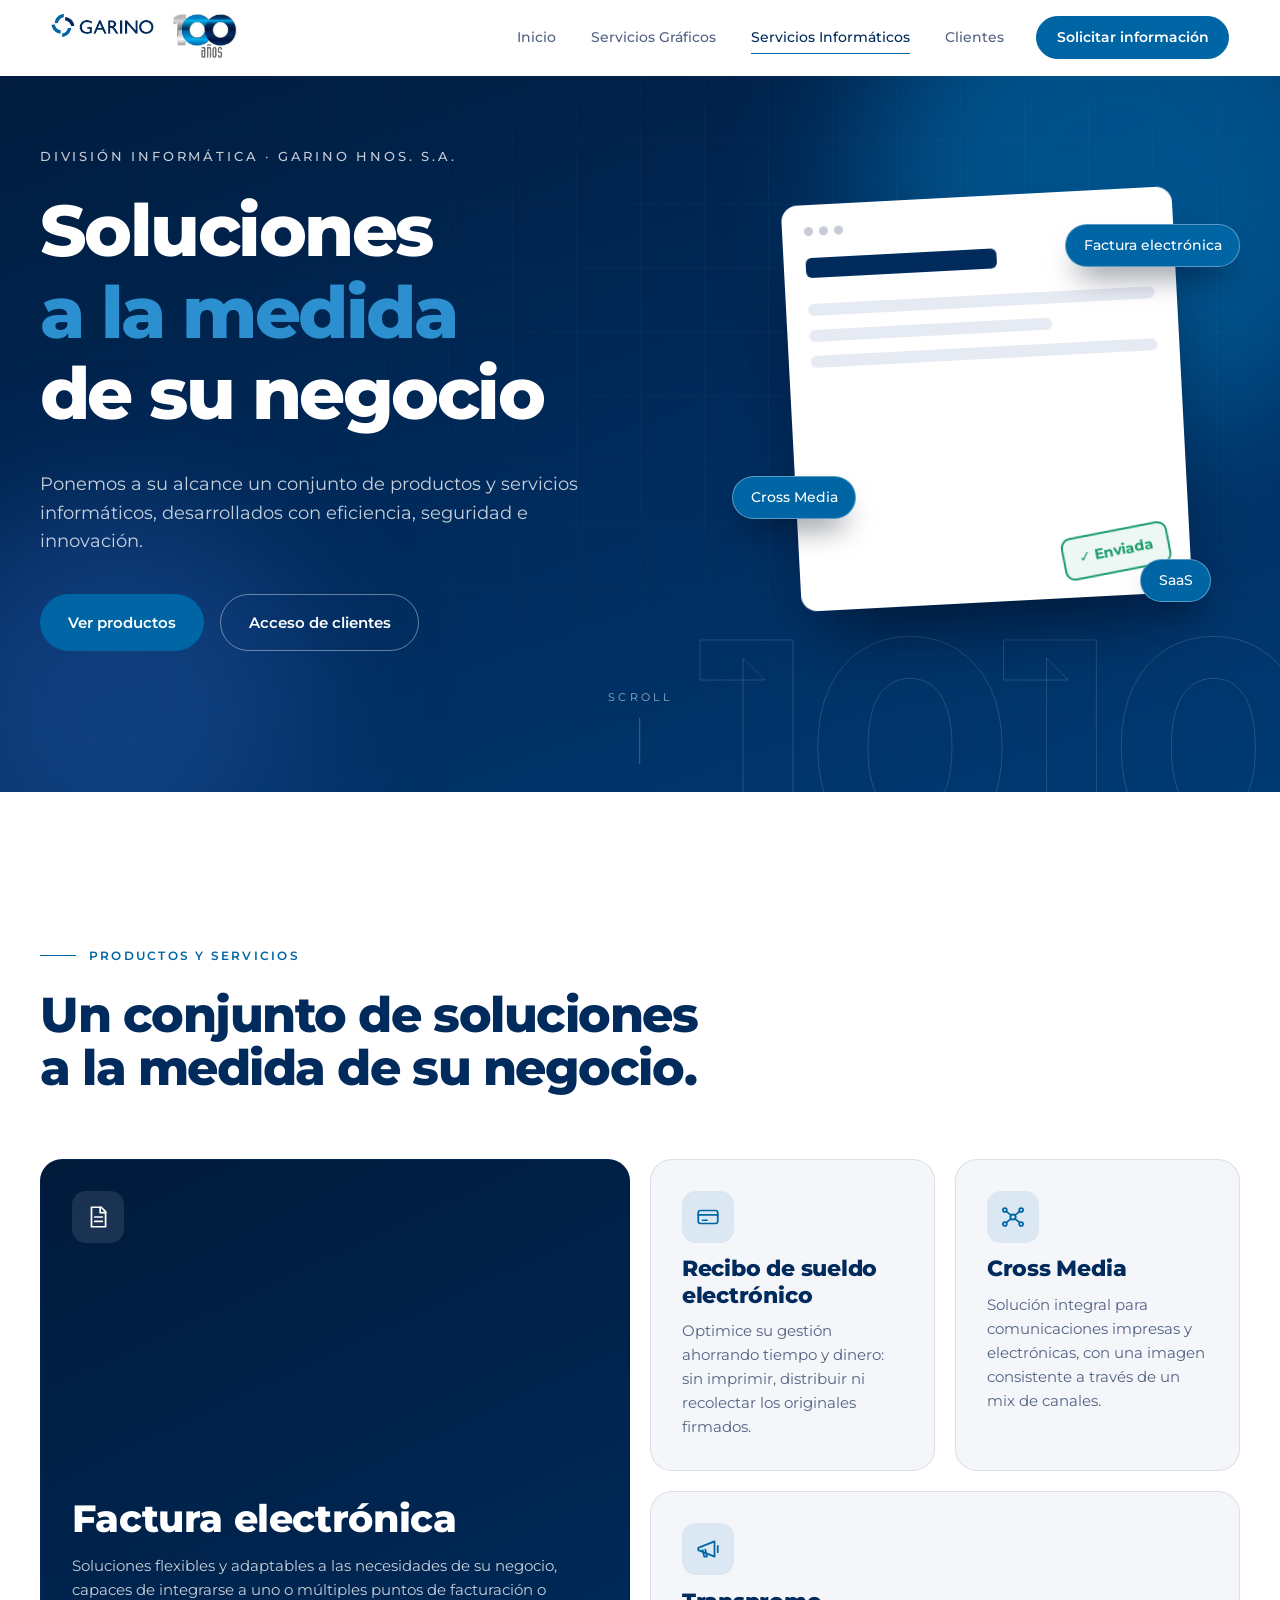
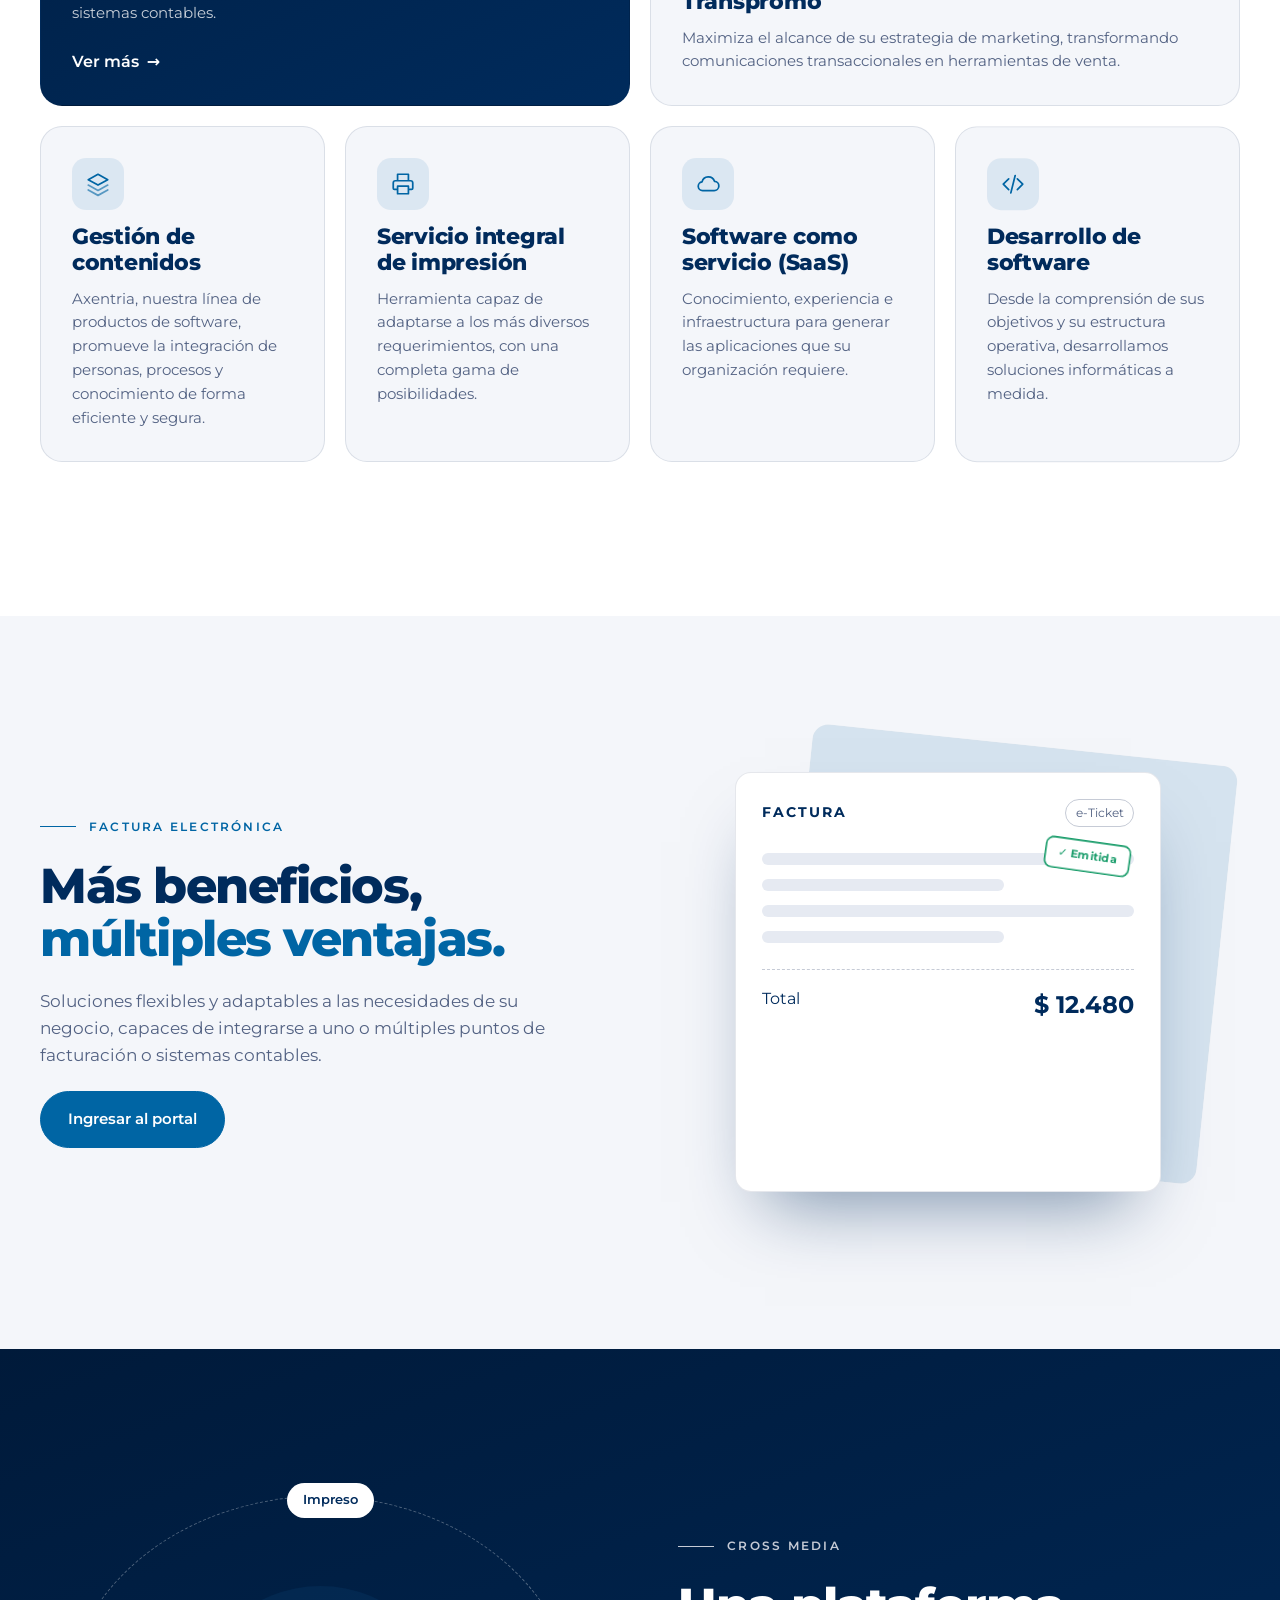
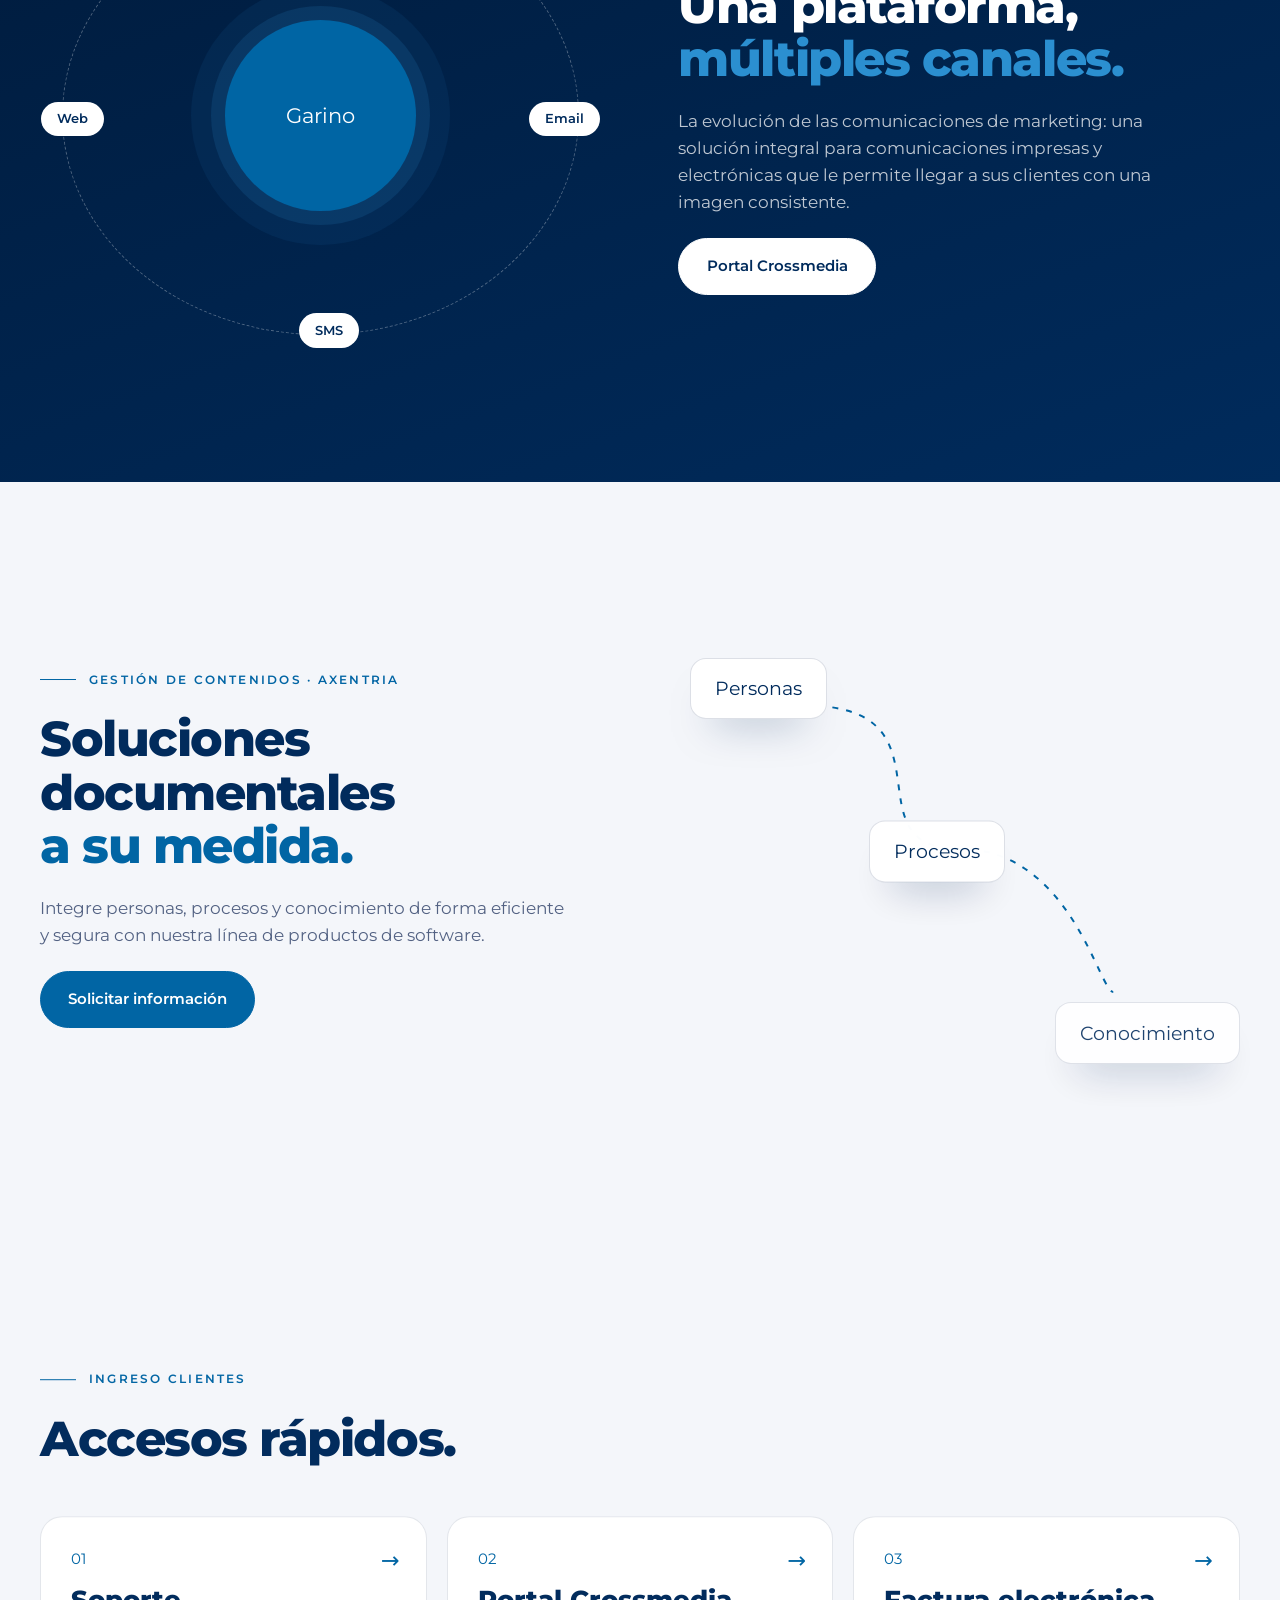
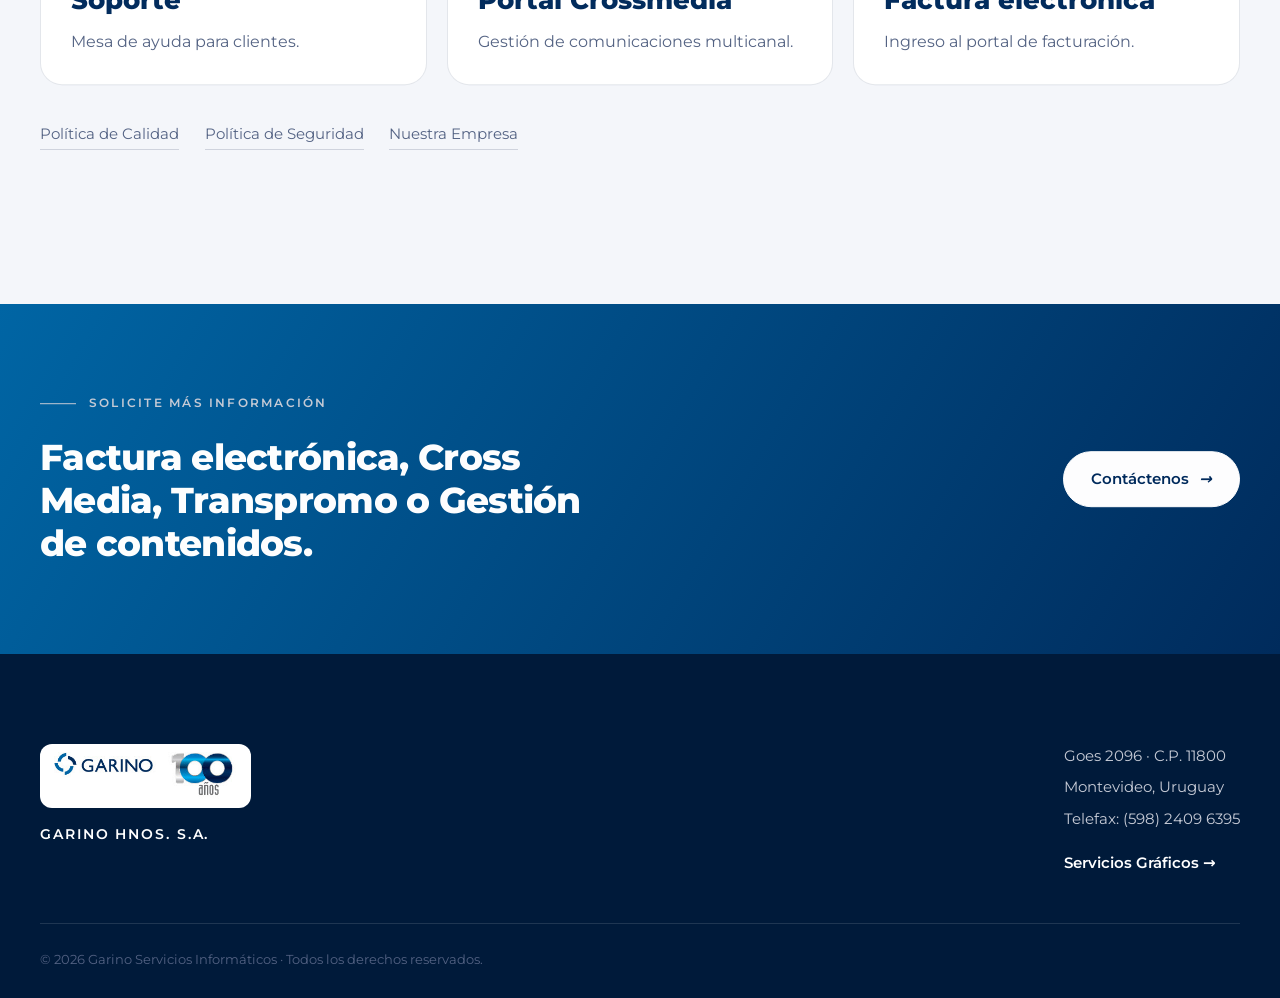
<file: informaticos.html>
<!DOCTYPE html>
<html lang="es">
<head>
<meta charset="utf-8">
<meta name="viewport" content="width=device-width, initial-scale=1">
<title>Servicios Informáticos | GARINO HNOS. S.A.</title>
<meta name="description" content="Factura electrónica, recibo de sueldo electrónico, Cross Media, Transpromo, gestión de contenidos, SaaS y desarrollo de software a la medida de su negocio.">
<meta name="theme-color" content="#002b5c">
<link rel="preload" href="fonts/montserrat-latin-wght-normal.woff2" as="font" type="font/woff2" crossorigin>
<link rel="stylesheet" href="css/style.css">
<link rel="stylesheet" href="css/inner.css">
<script>document.documentElement.classList.add('js');</script>
</head>
<body class="page-inf">

<header class="nav" id="nav">
  <a class="nav__logo" href="index.html" aria-label="Garino, 100 años, ir al inicio">
    <img src="img/logo_100_anos.jpg" width="346" height="91" alt="Garino, 100 años">
  </a>
  <nav class="nav__links" aria-label="Principal">
    <a href="index.html">Inicio</a>
    <a href="graficos.html">Servicios Gráficos</a>
    <a href="informaticos.html" aria-current="page">Servicios Informáticos</a>
    <a href="#accesos">Clientes</a>
  </nav>
  <a class="btn btn--sm" href="#contacto">Solicitar información</a>
</header>

<main>

  <!-- HERO -->
  <section class="hero hero--page" id="inicio">
    <div class="hero__bg" aria-hidden="true">
      <span class="orb orb--a"></span>
      <span class="orb orb--b"></span>
      <svg class="hero__grid" viewBox="0 0 800 800" preserveAspectRatio="xMidYMid slice">
        <defs><pattern id="g" width="40" height="40" patternUnits="userSpaceOnUse"><path d="M40 0H0V40" fill="none" stroke="currentColor" stroke-width=".6"/></pattern></defs>
        <rect width="800" height="800" fill="url(#g)"/>
      </svg>
      <span class="hero__ghost">1010</span>
      <div class="rain"><i></i><i></i><i></i><i></i><i></i><i></i><i></i><i></i></div>
    </div>

    <div class="wrap hero__split">
      <div class="hero__content">
        <p class="eyebrow">División Informática · Garino Hnos. S.A.</p>
        <h1 class="hero__title">
          <span class="line"><span data-hero-line>Soluciones</span></span>
          <span class="line"><span data-hero-line><em>a la medida</em></span></span>
          <span class="line"><span data-hero-line>de su negocio</span></span>
        </h1>
        <p class="hero__lead" data-hero>Ponemos a su alcance un conjunto de productos y servicios informáticos, desarrollados con eficiencia, seguridad e innovación.</p>
        <div class="hero__cta" data-hero>
          <a class="btn" href="#productos">Ver productos</a>
          <a class="btn btn--ghost" href="#accesos">Acceso de clientes</a>
        </div>
      </div>

      <div class="hero__ui" aria-hidden="true">
        <div class="ui ui--doc">
          <div class="ui__bar"><i></i><i></i><i></i></div>
          <div class="ui__row ui__row--h"></div>
          <div class="ui__row"></div><div class="ui__row s"></div><div class="ui__row"></div>
          <div class="ui__stamp">✓ Enviada</div>
        </div>
        <div class="ui ui--chip ui--c1">Factura electrónica</div>
        <div class="ui ui--chip ui--c2">Cross Media</div>
        <div class="ui ui--chip ui--c3">SaaS</div>
      </div>
    </div>

    <a class="scroll-cue" href="#productos" aria-label="Bajar"><span>Scroll</span><i></i></a>
  </section>

  <!-- PRODUCTOS -->
  <section class="section" id="productos">
    <div class="wrap">
      <p class="kicker" data-reveal>Productos y servicios</p>
      <h2 class="h2" data-reveal>Un conjunto de soluciones<br>a la medida de su negocio.</h2>

      <div class="bento">

        <a class="tile tile--big tile--dark" href="#factura" data-tile>
          <svg class="ico" viewBox="0 0 24 24"><path d="M6 3h9l4 4v14H6z"/><path d="M14 3v5h5M9 12h7M9 16h7"/></svg>
          <h3>Factura electrónica</h3>
          <p>Soluciones flexibles y adaptables a las necesidades de su negocio, capaces de integrarse a uno o múltiples puntos de facturación o sistemas contables.</p>
          <span class="tile__go">Ver más <i>→</i></span>
        </a>

        <article class="tile" data-tile>
          <svg class="ico" viewBox="0 0 24 24"><rect x="3" y="6" width="18" height="12" rx="2"/><path d="M3 10h18M7 15h4"/></svg>
          <h3>Recibo de sueldo electrónico</h3>
          <p>Optimice su gestión ahorrando tiempo y dinero: sin imprimir, distribuir ni recolectar los originales firmados.</p>
        </article>

        <a class="tile" href="#crossmedia" data-tile>
          <svg class="ico" viewBox="0 0 24 24"><circle cx="12" cy="12" r="2.5"/><circle cx="4.5" cy="5.5" r="1.8"/><circle cx="19.5" cy="5.5" r="1.8"/><circle cx="4.5" cy="18.5" r="1.8"/><circle cx="19.5" cy="18.5" r="1.8"/><path d="M6 7l4.5 3.5M18 7l-4.5 3.5M6 17l4.5-3.5M18 17l-4.5-3.5"/></svg>
          <h3>Cross Media</h3>
          <p>Solución integral para comunicaciones impresas y electrónicas, con una imagen consistente a través de un mix de canales.</p>
        </a>

        <article class="tile tile--wide" data-tile>
          <svg class="ico" viewBox="0 0 24 24"><path d="M3 11l15-6v14L3 13z"/><path d="M7 13l1.5 6H11l-1.5-6.5M21 9v6"/></svg>
          <h3>Transpromo</h3>
          <p>Maximiza el alcance de su estrategia de marketing, transformando comunicaciones transaccionales en herramientas de venta.</p>
        </article>

        <a class="tile" href="#gestion" data-tile>
          <svg class="ico" viewBox="0 0 24 24"><path d="M12 3l9 5-9 5-9-5z"/><path d="M3 13l9 5 9-5M3 17.5l9 5 9-5" opacity=".6"/></svg>
          <h3>Gestión de contenidos</h3>
          <p>Axentria, nuestra línea de productos de software, promueve la integración de personas, procesos y conocimiento de forma eficiente y segura.</p>
        </a>

        <article class="tile" data-tile>
          <svg class="ico" viewBox="0 0 24 24"><path d="M7 9V3h10v6M6 17H4a1 1 0 0 1-1-1v-5a2 2 0 0 1 2-2h14a2 2 0 0 1 2 2v5a1 1 0 0 1-1 1h-2"/><rect x="7" y="14" width="10" height="7"/></svg>
          <h3>Servicio integral de impresión</h3>
          <p>Herramienta capaz de adaptarse a los más diversos requerimientos, con una completa gama de posibilidades.</p>
        </article>

        <article class="tile" data-tile>
          <svg class="ico" viewBox="0 0 24 24"><path d="M7 18a4 4 0 0 1-.5-7.97A6 6 0 0 1 18 9.5a4.2 4.2 0 0 1-.5 8.5z"/></svg>
          <h3>Software como servicio (SaaS)</h3>
          <p>Conocimiento, experiencia e infraestructura para generar las aplicaciones que su organización requiere.</p>
        </article>

        <article class="tile" data-tile>
          <svg class="ico" viewBox="0 0 24 24"><path d="M8 7l-5 5 5 5M16 7l5 5-5 5M14 4l-4 16"/></svg>
          <h3>Desarrollo de software</h3>
          <p>Desde la comprensión de sus objetivos y su estructura operativa, desarrollamos soluciones informáticas a medida.</p>
        </article>

      </div>
    </div>
  </section>

  <!-- DESTACADOS -->
  <section class="feature feature--light" id="factura">
    <div class="wrap feature__grid">
      <div class="feature__text" data-reveal>
        <p class="kicker">Factura electrónica</p>
        <h2 class="h2">Más beneficios,<br><em>múltiples ventajas.</em></h2>
        <p>Soluciones flexibles y adaptables a las necesidades de su negocio, capaces de integrarse a uno o múltiples puntos de facturación o sistemas contables.</p>
        <a class="btn" href="https://portal.transactionalnetwork.com/GarinoFacturaElectronica/WebFe/Login.aspx" target="_blank" rel="noopener">Ingresar al portal</a>
      </div>
      <div class="feature__viz viz-invoice" aria-hidden="true">
        <div class="inv inv--back"></div>
        <div class="inv">
          <div class="inv__head"><b>FACTURA</b><span>e-Ticket</span></div>
          <div class="inv__line"></div><div class="inv__line s"></div><div class="inv__line"></div><div class="inv__line s"></div>
          <div class="inv__total"><span>Total</span><b>$ 12.480</b></div>
          <div class="inv__ok">✓ Emitida</div>
        </div>
      </div>
    </div>
  </section>

  <section class="feature feature--dark" id="crossmedia">
    <div class="wrap feature__grid feature__grid--rev">
      <div class="feature__viz viz-cross" aria-hidden="true">
        <span class="core">Garino</span>
        <span class="orbit"><b>Impreso</b><b>Email</b><b>SMS</b><b>Web</b></span>
      </div>
      <div class="feature__text" data-reveal>
        <p class="kicker kicker--light">Cross Media</p>
        <h2 class="h2 h2--light">Una plataforma,<br><em>múltiples canales.</em></h2>
        <p>La evolución de las comunicaciones de marketing: una solución integral para comunicaciones impresas y electrónicas que le permite llegar a sus clientes con una imagen consistente.</p>
        <a class="btn btn--light" href="https://portal.crossmedia.com.uy/" target="_blank" rel="noopener">Portal Crossmedia</a>
      </div>
    </div>
  </section>

  <section class="feature feature--light" id="gestion">
    <div class="wrap feature__grid">
      <div class="feature__text" data-reveal>
        <p class="kicker">Gestión de contenidos · Axentria</p>
        <h2 class="h2">Soluciones documentales<br><em>a su medida.</em></h2>
        <p>Integre personas, procesos y conocimiento de forma eficiente y segura con nuestra línea de productos de software.</p>
        <a class="btn" href="#contacto">Solicitar información</a>
      </div>
      <div class="feature__viz viz-flow" aria-hidden="true">
        <div class="node node--1">Personas</div>
        <div class="node node--2">Procesos</div>
        <div class="node node--3">Conocimiento</div>
        <svg viewBox="0 0 400 300" preserveAspectRatio="none"><path class="flow" d="M90 60 C 200 60, 120 150, 200 150 S 300 240, 310 240"/></svg>
      </div>
    </div>
  </section>

  <!-- ACCESOS -->
  <section class="section access" id="accesos">
    <div class="wrap">
      <p class="kicker" data-reveal>Ingreso clientes</p>
      <h2 class="h2" data-reveal>Accesos rápidos.</h2>
      <div class="access__grid">
        <a class="acc" href="https://soportegsi.garino.com.uy/" target="_blank" rel="noopener" data-reveal><span>01</span><h3>Soporte</h3><p>Mesa de ayuda para clientes.</p><i>→</i></a>
        <a class="acc" href="https://portal.crossmedia.com.uy/" target="_blank" rel="noopener" data-reveal><span>02</span><h3>Portal Crossmedia</h3><p>Gestión de comunicaciones multicanal.</p><i>→</i></a>
        <a class="acc" href="https://portal.transactionalnetwork.com/GarinoFacturaElectronica/WebFe/Login.aspx" target="_blank" rel="noopener" data-reveal><span>03</span><h3>Factura electrónica</h3><p>Ingreso al portal de facturación.</p><i>→</i></a>
      </div>
      <p class="policies" data-reveal>
        <a href="https://www.garino.com.uy/servicios_informaticos/Politica_Calidad.php">Política de Calidad</a>
        <a href="https://www.garino.com.uy/servicios_informaticos/Politica_Seguridad.php">Política de Seguridad</a>
        <a href="https://www.garino.com.uy/servicios_informaticos/Nuestra_Empresa.php">Nuestra Empresa</a>
      </p>
    </div>
  </section>

  <!-- CONTACTO -->
  <section class="cfe" id="contacto">
    <div class="wrap cfe__inner" data-reveal>
      <div>
        <p class="kicker kicker--light">Solicite más información</p>
        <h2 class="cfe__title">Factura electrónica, Cross Media, Transpromo o Gestión de contenidos.</h2>
      </div>
      <a class="btn btn--light" href="https://www.garino.com.uy/servicios_informaticos/Contacto.php">Contáctenos <i aria-hidden="true">→</i></a>
    </div>
  </section>

</main>

<footer class="footer">
  <div class="wrap footer__inner">
    <div class="footer__brand">
      <img src="img/logo_100_anos.jpg" width="346" height="91" alt="Garino, 100 años" loading="lazy">
      <p>GARINO HNOS. S.A.</p>
    </div>
    <address>
      <span>Goes 2096 · C.P. 11800</span>
      <span>Montevideo, Uruguay</span>
      <span>Telefax: <a href="tel:+59824096395">(598) 2409 6395</a></span>
      <a class="footer__contact" href="graficos.html">Servicios Gráficos →</a>
    </address>
  </div>
  <div class="wrap footer__legal">© <span id="year">2026</span> Garino Servicios Informáticos · Todos los derechos reservados.</div>
</footer>

<script src="js/vendor/gsap.min.js"></script>
<script src="js/vendor/ScrollTrigger.min.js"></script>
<script src="js/inner.js"></script>
</body>
</html>
</file>
<file: css/style.css>
@font-face{font-family:"Montserrat";src:url("../fonts/montserrat-latin-wght-normal.woff2") format("woff2");font-weight:100 900;font-display:swap}

:root{
  --navy:#002b5c;
  --navy-d:#001a3a;
  --blue:#0065a4;
  --blue-l:#2b8fd0;
  --slate:#536283;
  --mist:#c6cbd6;
  --paper:#f4f6fa;
  --ink:#0b1730;
  --white:#fff;
  --ease:cubic-bezier(.22,1,.36,1);
  --font:"Montserrat",system-ui,-apple-system,"Segoe UI",Roboto,Arial,sans-serif;
  --nav-h:76px;
}

*,*::before,*::after{box-sizing:border-box}
html{scroll-behavior:smooth;-webkit-text-size-adjust:100%}
body{margin:0;font-family:var(--font);color:var(--ink);background:var(--white);line-height:1.6;-webkit-font-smoothing:antialiased;overflow-x:hidden}
img{max-width:100%;display:block}
a{color:inherit;text-decoration:none}
h1,h2,h3,p{margin:0}
em{font-style:normal;font-weight:inherit}

.wrap{width:min(1200px,100% - 48px);margin-inline:auto}
.section{padding:clamp(80px,12vw,160px) 0}

.kicker{font-size:.78rem;font-weight:600;letter-spacing:.18em;text-transform:uppercase;color:var(--blue);margin-bottom:1.4rem;display:flex;align-items:center;gap:.8rem}
.kicker::before{content:"";width:36px;height:1px;background:currentColor}
.kicker--light{color:var(--mist)}
.h2{font-family:var(--font);font-weight:800;font-size:clamp(1.9rem,3.8vw,3.2rem);line-height:1.1;letter-spacing:-.03em;color:var(--navy)}
.h2 em{color:var(--blue)}

/* Buttons */
.btn{display:inline-flex;align-items:center;gap:.6rem;padding:.95rem 1.7rem;border-radius:999px;background:var(--blue);color:#fff;font-weight:600;font-size:.95rem;border:1px solid var(--blue);transition:background .3s var(--ease),transform .3s var(--ease),border-color .3s,color .3s}
.btn:hover{background:var(--blue-l);border-color:var(--blue-l);transform:translateY(-2px)}
.btn--ghost{background:transparent;border-color:rgba(255,255,255,.4)}
.btn--ghost:hover{background:#fff;color:var(--navy);border-color:#fff}
.btn{white-space:nowrap}
.btn--sm{padding:.6rem 1.2rem;font-size:.85rem}
.btn--light{background:#fff;color:var(--navy);border-color:#fff}
.btn--light:hover{background:var(--mist);border-color:var(--mist)}

/* NAV */
.nav{position:fixed;inset:0 0 auto 0;height:var(--nav-h);z-index:50;display:flex;align-items:center;justify-content:space-between;gap:2rem;padding:0 clamp(20px,4vw,56px);background:#fff;border-bottom:1px solid transparent;transition:box-shadow .4s,border-color .4s,transform .5s var(--ease)}
.nav.is-scrolled{border-color:rgba(83,98,131,.18);box-shadow:0 10px 30px -18px rgba(0,43,92,.35)}
.nav.is-hidden{transform:translateY(-100%)}
.nav__logo img{height:50px;width:auto}
.nav__links{display:flex;gap:2.2rem;margin-left:auto;font-size:.9rem;font-weight:500;color:var(--slate)}
.nav__links a{position:relative;padding:.3rem 0;transition:color .3s}
.nav__links a::after{content:"";position:absolute;left:0;bottom:0;width:100%;height:1px;background:var(--blue);transform:scaleX(0);transform-origin:right;transition:transform .45s var(--ease)}
.nav__links a:hover{color:var(--navy)}
.nav__links a:hover::after{transform:scaleX(1);transform-origin:left}

/* HERO */
.hero{position:relative;min-height:100svh;display:flex;align-items:center;padding:calc(var(--nav-h) + 40px) 0 100px;color:#fff;background:linear-gradient(160deg,var(--navy-d) 0%,var(--navy) 55%,#003a73 100%);overflow:hidden;isolation:isolate}
.hero__bg{position:absolute;inset:0;z-index:-1}
.hero__grid{position:absolute;inset:0;width:100%;height:100%;color:rgba(255,255,255,.07);-webkit-mask-image:radial-gradient(ellipse at 70% 40%,#000 0%,transparent 70%);mask-image:radial-gradient(ellipse at 70% 40%,#000 0%,transparent 70%)}
.orb{position:absolute;border-radius:50%;filter:blur(70px);opacity:.7;will-change:transform}
.orb--a{width:520px;height:520px;background:var(--blue);right:-8%;top:-10%}
.orb--b{width:380px;height:380px;background:#1d4f9a;left:-6%;bottom:-12%;opacity:.55}
.orb--c{width:240px;height:240px;background:var(--blue-l);right:28%;bottom:8%;opacity:.35}
.hero__ghost{position:absolute;right:-2vw;bottom:-6vw;font-family:var(--font);font-weight:700;font-size:clamp(9rem,30vw,28rem);line-height:.8;color:transparent;-webkit-text-stroke:1px rgba(255,255,255,.14);letter-spacing:-.04em;user-select:none;will-change:transform}
.eyebrow{font-size:.8rem;letter-spacing:.22em;text-transform:uppercase;color:var(--mist);margin-bottom:1.6rem;font-weight:500}
.hero__title{font-family:var(--font);font-weight:800;font-size:clamp(2.2rem,5.8vw,5.2rem);line-height:1.06;letter-spacing:-.035em}
.hero__title .line{display:block;overflow:hidden;padding-bottom:.08em}
.hero__title .line>span{display:inline-block}
.hero__title em{color:var(--blue-l)}
.hero__lead{max-width:560px;margin-top:2rem;font-size:clamp(1rem,1.4vw,1.2rem);color:rgba(255,255,255,.78)}
.hero__cta{display:flex;flex-wrap:wrap;gap:1rem;margin-top:2.4rem}
.scroll-cue{position:absolute;left:50%;bottom:28px;transform:translateX(-50%);display:flex;flex-direction:column;align-items:center;gap:.7rem;font-size:.68rem;letter-spacing:.3em;text-transform:uppercase;color:rgba(255,255,255,.6)}
.scroll-cue i{width:1px;height:46px;background:rgba(255,255,255,.25);position:relative;overflow:hidden}
.scroll-cue i::after{content:"";position:absolute;left:0;top:-50%;width:100%;height:50%;background:#fff;animation:cue 2s var(--ease) infinite}
@keyframes cue{to{top:100%}}

/* MARQUEE */
.marquee{background:var(--paper);border-block:1px solid rgba(83,98,131,.15);overflow:hidden;padding:1.3rem 0}
.marquee__track{display:flex;gap:2.4rem;width:max-content;animation:marquee 38s linear infinite;font-family:var(--font);font-weight:700;text-transform:uppercase;letter-spacing:.04em;font-size:clamp(1.1rem,2vw,1.6rem);color:var(--navy);white-space:nowrap;align-items:center}
.marquee__track b{color:var(--blue);font-size:.6em}
@keyframes marquee{to{transform:translateX(-50%)}}

/* MANIFESTO */
.manifesto__text,.closing__text{font-family:var(--font);font-weight:600;font-size:clamp(1.3rem,2.7vw,2.4rem);line-height:1.35;letter-spacing:-.02em;color:var(--navy);max-width:1050px}
.word{display:inline-block;white-space:pre}

/* STATS */
.stats{background:var(--navy);color:#fff;padding:clamp(56px,7vw,96px) 0}
.stats__grid{display:grid;grid-template-columns:repeat(4,1fr);gap:2rem}
.stat{padding-left:1.4rem;border-left:1px solid rgba(255,255,255,.2)}
.stat strong{display:block;font-family:var(--font);font-weight:800;font-size:clamp(2rem,3.8vw,3.2rem);line-height:1.1;letter-spacing:-.03em}
.stat>span{display:block;margin-top:.5rem;font-size:.9rem;color:var(--mist)}

/* DIVISIONS */
.divisions{background:#fff}
.divisions .h2{margin-bottom:clamp(40px,6vw,80px)}
.cards{display:grid;grid-template-columns:1fr 1fr;gap:28px}
.card{display:flex;flex-direction:column;background:var(--paper);border:1px solid rgba(83,98,131,.15);border-radius:22px;overflow:hidden;transition:transform .6s var(--ease),box-shadow .6s var(--ease)}
.card:hover{transform:translateY(-8px);box-shadow:0 36px 60px -30px rgba(0,43,92,.45)}
.card__media{position:relative;aspect-ratio:16/8;overflow:hidden;background:var(--navy)}
.card__media img{width:100%;height:100%;object-fit:cover;transition:transform 1.2s var(--ease)}
.card:hover .card__media img{transform:scale(1.08)}
.card__tint{position:absolute;inset:0;background:linear-gradient(180deg,transparent 40%,rgba(0,26,58,.55))}
.card--inf .card__tint{background:linear-gradient(180deg,rgba(0,43,92,.25),rgba(0,26,58,.7))}
.card--inf .card__media img{filter:saturate(.9)}
.card__body{padding:clamp(24px,3vw,40px);display:flex;flex-direction:column;gap:.9rem;flex:1}
.card__num{font-family:var(--font);color:var(--blue);font-size:.95rem;letter-spacing:.1em}
.card h3{font-family:var(--font);font-weight:800;font-size:clamp(1.4rem,2.2vw,1.9rem);color:var(--navy);line-height:1.15;letter-spacing:-.02em}
.card p{color:var(--slate);max-width:44ch}
.card__link{margin-top:auto;padding-top:1rem;font-weight:600;color:var(--blue);display:inline-flex;gap:.5rem;align-items:center}
.card__link i{font-style:normal;transition:transform .4s var(--ease)}
.card:hover .card__link i{transform:translateX(8px)}

/* decor on media */
.cmyk{position:absolute;right:18px;bottom:16px;display:flex;gap:6px}
.cmyk i{width:14px;height:14px;border-radius:50%;border:1.5px solid #fff;transform:scale(.9);transition:transform .5s var(--ease)}
.cmyk i:nth-child(1){background:#00aeef}.cmyk i:nth-child(2){background:#ec008c}.cmyk i:nth-child(3){background:#fff200}.cmyk i:nth-child(4){background:#111}
.card:hover .cmyk i{transform:scale(1.25)}
.cmyk i:nth-child(2){transition-delay:.05s}.cmyk i:nth-child(3){transition-delay:.1s}.cmyk i:nth-child(4){transition-delay:.15s}
.bits{position:absolute;inset:0;overflow:hidden}
.bits i{position:absolute;left:var(--x);bottom:-10px;width:2px;height:60px;background:linear-gradient(180deg,transparent,rgba(255,255,255,.6));animation:rise 4s linear infinite;animation-delay:var(--d)}
.bits i:nth-child(1){--x:12%;--d:0s}.bits i:nth-child(2){--x:28%;--d:1.2s}.bits i:nth-child(3){--x:45%;--d:.6s}
.bits i:nth-child(4){--x:63%;--d:2.1s}.bits i:nth-child(5){--x:78%;--d:1.6s}.bits i:nth-child(6){--x:92%;--d:.3s}
@keyframes rise{from{transform:translateY(0);opacity:0}15%{opacity:1}to{transform:translateY(-260px);opacity:0}}

/* HORIZONTAL SCROLL */
.hscroll{background:var(--ink);color:#fff;position:relative}
.hscroll__pin{min-height:100svh;display:flex;flex-direction:column;justify-content:center;gap:2rem;padding:var(--nav-h) 0 40px;overflow:hidden}
.hscroll__head{display:flex;align-items:center;justify-content:space-between;gap:2rem}
.hscroll .kicker{color:var(--blue-l);margin:0}
.hscroll__bar{flex:0 0 min(320px,40%);height:2px;background:rgba(255,255,255,.15)}
.hscroll__bar span{display:block;height:100%;background:var(--blue-l);transform:scaleX(0);transform-origin:left}
.hscroll__track{display:flex;gap:28px;padding:0 max(24px,calc((100vw - 1200px)/2));width:max-content;will-change:transform}
.panel{flex:0 0 clamp(300px,34vw,460px);min-height:min(56vh,440px);padding:clamp(26px,3vw,40px);border-radius:22px;background:linear-gradient(160deg,rgba(255,255,255,.08),rgba(255,255,255,.02));border:1px solid rgba(255,255,255,.12);display:flex;flex-direction:column;justify-content:flex-end;gap:1rem;position:relative;overflow:hidden}
.panel::before{content:"";position:absolute;width:260px;height:260px;border-radius:50%;background:var(--blue);filter:blur(80px);opacity:.28;right:-80px;top:-80px;transition:opacity .6s}
.panel:hover::before{opacity:.55}
.panel__n{position:absolute;top:24px;left:30px;font-family:var(--font);font-size:clamp(3rem,6vw,5rem);line-height:1;color:transparent;-webkit-text-stroke:1px rgba(255,255,255,.35)}
.panel h3{font-family:var(--font);font-weight:800;font-size:clamp(1.3rem,2vw,1.7rem);line-height:1.15;position:relative}
.panel p{color:rgba(255,255,255,.7);position:relative;max-width:36ch}
.panel--intro{flex-basis:clamp(320px,44vw,620px);background:none;border:0;padding-left:0;justify-content:center}
.panel--intro .h2{color:#fff;font-size:clamp(2rem,3.8vw,3.4rem)}
.panel--intro .h2 em{color:var(--blue-l)}
.panel--intro p{margin-top:1.4rem;color:var(--mist);max-width:42ch;font-size:1.05rem}
.panel--intro::before{display:none}

/* CLOSING */
.closing{background:var(--paper)}

/* CFE */
.cfe{background:linear-gradient(120deg,var(--blue) 0%,var(--navy) 100%);color:#fff;padding:clamp(56px,7vw,96px) 0}
.cfe__inner{display:flex;align-items:center;justify-content:space-between;gap:2rem;flex-wrap:wrap}
.cfe__title{font-family:var(--font);font-weight:800;font-size:clamp(1.5rem,2.8vw,2.3rem);line-height:1.2;letter-spacing:-.02em;max-width:22ch}

/* FOOTER */
.footer{background:var(--navy-d);color:var(--mist);padding:clamp(56px,7vw,90px) 0 28px}
.footer__inner{display:flex;justify-content:space-between;gap:3rem;flex-wrap:wrap;padding-bottom:3rem;border-bottom:1px solid rgba(255,255,255,.12)}
.footer__brand img{height:64px;width:auto;background:#fff;padding:8px 14px;border-radius:12px}
.footer__brand p{margin-top:1rem;font-weight:600;letter-spacing:.14em;font-size:.85rem;color:#fff}
.footer address{font-style:normal;display:flex;flex-direction:column;gap:.45rem;font-size:.95rem}
.footer a{transition:color .3s}
.footer a:hover{color:#fff}
.footer__contact{margin-top:.8rem;color:#fff;font-weight:600}
.footer__legal{padding-top:1.6rem;font-size:.8rem;color:var(--slate)}

/* Initial states (only if JS + motion allowed) */
.js [data-hero],.js [data-reveal]{opacity:0}
.js .hero__title .line>span{transform:translateY(110%)}

/* RESPONSIVE */
@media (max-width:900px){
  .nav__links{display:none}
  .nav__logo img{height:42px}
  .nav{justify-content:space-between}
  .stats__grid{grid-template-columns:1fr 1fr;gap:2.4rem 1.4rem}
  .cards{grid-template-columns:1fr}
  .cfe__inner{flex-direction:column;align-items:flex-start}
}
@media (max-width:900px){
  /* vertical stack instead of horizontal scroll on small screens */
  .hscroll__pin{min-height:0;padding:clamp(72px,12vw,100px) 0}
  .hscroll__bar{display:none}
  .hscroll__track{flex-direction:column;width:auto;padding:0 24px}
  .panel,.panel--intro{flex:none;min-height:220px}
  .panel--intro{min-height:0;padding-bottom:1rem}
  .panel__n{font-size:3rem}
  .panel{padding-top:90px}
}

@media (prefers-reduced-motion:reduce){
  html{scroll-behavior:auto}
  *,*::before,*::after{animation:none!important;transition:none!important}
  .js [data-hero],.js [data-reveal]{opacity:1}
  .js .hero__title .line>span{transform:none}
  .hscroll__pin{min-height:0;padding:100px 0}
  .hscroll__track{flex-direction:column;width:auto;padding:0 24px}
  .panel,.panel--intro{flex:none;min-height:0}
  .hscroll__bar{display:none}
}
</file>
<file: css/inner.css>
/* ===== Páginas internas: Servicios Gráficos / Informáticos ===== */

.nav__links a[aria-current="page"]{color:var(--navy)}
.nav__links a[aria-current="page"]::after{transform:scaleX(1);transform-origin:left}
.h2--light{color:#fff}
.h2--light em{color:var(--blue-l)}

/* HERO de página */
.hero--page{min-height:88svh;padding-bottom:110px}
.hero__split{display:grid;grid-template-columns:1.15fr .85fr;gap:clamp(24px,4vw,64px);align-items:center}
.hero--page .hero__title{font-size:clamp(2.4rem,5.6vw,5rem)}
.hero--page .hero__ghost{font-size:clamp(7rem,24vw,22rem)}

/* Fotos flotantes (gráficos) */
.hero__stack{position:relative;height:clamp(320px,38vw,520px)}
.float{position:absolute;margin:0;border-radius:18px;overflow:hidden;box-shadow:0 40px 70px -28px rgba(0,10,30,.7);border:1px solid rgba(255,255,255,.18);will-change:transform}
.float img{width:100%;height:100%;object-fit:cover}
.float--1{width:58%;aspect-ratio:4/5;left:0;top:6%;transform:rotate(-5deg)}
.float--2{width:52%;aspect-ratio:1;right:0;top:0;transform:rotate(4deg)}
.float--3{width:50%;aspect-ratio:4/3;right:10%;bottom:0;transform:rotate(-2deg)}
.js .float{opacity:0}

/* UI mock (informáticos) */
.hero__ui{position:relative;height:clamp(320px,36vw,480px)}
.ui{position:absolute;will-change:transform}
.ui--doc{inset:6% 12% 6% 8%;background:#fff;border-radius:16px;padding:22px;box-shadow:0 40px 70px -26px rgba(0,10,30,.75);transform:rotate(-3deg)}
.ui__bar{display:flex;gap:6px;margin-bottom:22px}
.ui__bar i{width:9px;height:9px;border-radius:50%;background:var(--mist)}
.ui__row{height:12px;border-radius:6px;background:#e6eaf2;margin-bottom:14px}
.ui__row--h{height:20px;width:55%;background:var(--navy);margin-bottom:26px}
.ui__row.s{width:70%}
.ui__stamp{position:absolute;right:20px;bottom:22px;padding:.5rem .9rem;border:2px solid #1a9d6b;color:#1a9d6b;border-radius:10px;font-weight:700;font-size:.9rem;transform:rotate(-8deg);background:rgba(26,157,107,.08)}
.ui--chip{z-index:2;padding:.6rem 1.1rem;border-radius:999px;background:var(--blue);box-shadow:0 18px 30px -12px rgba(0,10,30,.6);border:1px solid rgba(255,255,255,.35);color:#fff;font-size:.85rem;font-weight:500;white-space:nowrap;animation:bob 6s ease-in-out infinite}
.ui--c1{right:0;top:12%}
.ui--c2{left:-4%;bottom:24%;animation-delay:-2s}
.ui--c3{right:6%;bottom:6%;animation-delay:-4s}
@keyframes bob{50%{transform:translateY(-12px)}}
.js .ui--doc{opacity:0}

.rain{position:absolute;inset:0;overflow:hidden;pointer-events:none}
.rain i{position:absolute;top:-80px;left:var(--x);width:1px;height:80px;background:linear-gradient(180deg,transparent,rgba(255,255,255,.45));animation:fall 6s linear infinite;animation-delay:var(--d)}
.rain i:nth-child(1){--x:8%;--d:0s}.rain i:nth-child(2){--x:22%;--d:2s}.rain i:nth-child(3){--x:37%;--d:4s}.rain i:nth-child(4){--x:51%;--d:1s}
.rain i:nth-child(5){--x:66%;--d:3s}.rain i:nth-child(6){--x:79%;--d:5s}.rain i:nth-child(7){--x:90%;--d:.5s}.rain i:nth-child(8){--x:96%;--d:2.5s}
@keyframes fall{to{transform:translateY(110vh)}}

/* CERTIFICACIONES */
.certs{background:var(--paper);padding:clamp(40px,6vw,72px) 0;border-bottom:1px solid rgba(83,98,131,.15)}
.certs__grid{display:grid;grid-template-columns:1fr 1fr;gap:28px}
.cert{display:grid;gap:.6rem;padding:clamp(24px,3vw,36px);background:#fff;border:1px solid rgba(83,98,131,.18);border-radius:20px;position:relative;overflow:hidden}
.cert::after{content:"";position:absolute;right:-40px;top:-40px;width:140px;height:140px;border-radius:50%;background:radial-gradient(var(--blue-l),transparent 70%);opacity:.18}
.cert__tag{font-size:.72rem;letter-spacing:.18em;text-transform:uppercase;color:var(--blue);font-weight:600}
.cert strong{font-family:var(--font);font-weight:800;font-size:clamp(1.8rem,3.2vw,2.6rem);color:var(--navy);letter-spacing:-.01em}
.cert p{color:var(--slate);max-width:48ch}

.intro .manifesto__text{max-width:1000px}

/* PRODUCTOS: tarjetas apiladas */
.products{padding:clamp(40px,6vw,80px) 0 clamp(80px,10vw,140px);background:#fff}
.products .h2{margin-bottom:clamp(36px,5vw,64px)}
.stack{display:block}
.pcard{position:sticky;top:calc(var(--nav-h) + 20px + var(--i) * 12px);display:grid;grid-template-columns:1.05fr .95fr;min-height:min(70vh,520px);margin-bottom:34px;background:var(--paper);border:1px solid rgba(83,98,131,.16);border-radius:26px;overflow:hidden;box-shadow:0 30px 60px -40px rgba(0,43,92,.5);transform-origin:50% 0}
.pcard:nth-child(even){background:#fff}
.pcard__text{padding:clamp(26px,3.6vw,52px);display:flex;flex-direction:column;gap:1rem;justify-content:center}
.pcard__n{font-family:var(--font);font-size:1rem;color:var(--blue);letter-spacing:.12em}
.pcard h3{font-family:var(--font);font-weight:800;font-size:clamp(1.8rem,3.2vw,2.8rem);line-height:1.1;letter-spacing:-.015em;color:var(--navy)}
.pcard p{color:var(--slate);max-width:52ch}
.chips{list-style:none;margin:.6rem 0 0;padding:0;display:flex;flex-wrap:wrap;gap:.5rem}
.chips li{padding:.35rem .85rem;border-radius:999px;border:1px solid rgba(0,101,164,.28);color:var(--blue);font-size:.8rem;font-weight:500;background:rgba(0,101,164,.05)}
.pcard__img{margin:0;position:relative;overflow:hidden;background:var(--navy)}
.pcard__img img{width:100%;height:100%;object-fit:cover;transform:scale(1.1);will-change:transform}
.pcard__img--art{background:linear-gradient(160deg,var(--navy-d),var(--navy))}
.pcard__img--art svg{position:absolute;inset:0;width:100%;height:100%}

/* SEGURIDAD */
.secure{background:var(--ink);color:#fff;padding:clamp(80px,10vw,140px) 0;position:relative;overflow:hidden}
.secure::before{content:"";position:absolute;width:520px;height:520px;border-radius:50%;background:var(--blue);filter:blur(120px);opacity:.25;right:-160px;top:-160px}
.secure .h2{margin-bottom:clamp(36px,5vw,64px);position:relative}
.secure__grid{display:grid;grid-template-columns:repeat(4,1fr);gap:20px;position:relative}
.sec{padding:28px;border:1px solid rgba(255,255,255,.14);border-radius:20px;background:rgba(255,255,255,.04);transition:background .4s,transform .5s var(--ease),border-color .4s}
.sec:hover{background:rgba(255,255,255,.09);transform:translateY(-6px);border-color:rgba(255,255,255,.3)}
.sec span{font-family:var(--font);color:transparent;-webkit-text-stroke:1px rgba(255,255,255,.4);font-size:2.6rem;line-height:1}
.sec h3{font-family:var(--font);font-weight:800;font-size:1.35rem;margin:1.4rem 0 .6rem;line-height:1.2}
.sec p{color:rgba(255,255,255,.68);font-size:.95rem}

/* CONTACTO (gráficos) */
.contact{padding:clamp(80px,10vw,140px) 0;background:var(--paper)}
.contact__inner{display:grid;grid-template-columns:1fr 1fr;gap:clamp(32px,6vw,90px);align-items:center}
.contact__card{background:#fff;border:1px solid rgba(83,98,131,.18);border-radius:24px;padding:clamp(26px,3.4vw,44px);display:grid;gap:1.6rem;box-shadow:0 30px 60px -40px rgba(0,43,92,.5)}
.contact__mail{font-family:var(--font);font-size:clamp(1.3rem,2.4vw,1.9rem);color:var(--navy);overflow-wrap:anywhere;border-bottom:1px solid var(--mist);padding-bottom:1rem;transition:color .3s}
.contact__mail:hover{color:var(--blue)}
.contact dl{display:grid;gap:1rem;margin:0}
.contact dl div{display:grid;grid-template-columns:100px 1fr;gap:1rem}
.contact dt{font-size:.75rem;letter-spacing:.16em;text-transform:uppercase;color:var(--slate);padding-top:.2rem}
.contact dd{margin:0;color:var(--ink)}
.contact .btn{justify-self:start}

/* BENTO (informáticos) */
.bento{display:grid;grid-template-columns:repeat(4,1fr);gap:20px;margin-top:clamp(36px,5vw,64px)}
.tile{position:relative;display:flex;flex-direction:column;gap:.8rem;padding:clamp(22px,2.4vw,32px);border-radius:22px;background:var(--paper);border:1px solid rgba(83,98,131,.16);overflow:hidden;transition:transform .6s var(--ease),box-shadow .6s var(--ease),border-color .4s}
.tile::before{content:"";position:absolute;inset:auto -30% -60% auto;width:70%;aspect-ratio:1;border-radius:50%;background:radial-gradient(var(--blue-l),transparent 70%);opacity:0;transition:opacity .6s}
.tile:hover{transform:translateY(-8px);box-shadow:0 30px 50px -30px rgba(0,43,92,.45);border-color:rgba(0,101,164,.4)}
.tile:hover::before{opacity:.22}
.tile--big{grid-column:span 2;grid-row:span 2;justify-content:flex-end;min-height:360px}
.tile--wide{grid-column:span 2}
.tile--dark{background:linear-gradient(155deg,var(--navy-d),var(--navy));color:#fff;border-color:transparent}
.tile.tile--dark p{color:rgba(255,255,255,.78)}
.tile--dark .ico{stroke:#fff;background:rgba(255,255,255,.1)}
.ico{width:52px;height:52px;padding:13px;border-radius:14px;background:rgba(0,101,164,.1);fill:none;stroke:var(--blue);stroke-width:1.6;stroke-linecap:round;stroke-linejoin:round;transition:transform .5s var(--ease)}
.tile:hover .ico{transform:rotate(-8deg) scale(1.08)}
.tile--big .ico{margin-bottom:auto}
.tile h3{font-family:var(--font);font-weight:800;font-size:clamp(1.15rem,1.7vw,1.5rem);line-height:1.2;color:var(--navy);letter-spacing:-.01em}
.tile--dark h3{color:#fff;font-size:clamp(1.8rem,3vw,2.5rem)}
.tile p{color:var(--slate);font-size:.93rem}
.tile__go{margin-top:.6rem;font-weight:600;display:inline-flex;gap:.5rem}
.tile__go i{font-style:normal;transition:transform .4s var(--ease)}
.tile:hover .tile__go i{transform:translateX(6px)}

/* FEATURES */
.feature{padding:clamp(80px,10vw,140px) 0;overflow:hidden}
.feature--light{background:#fff}
.feature--light:nth-of-type(odd){background:var(--paper)}
.feature--dark{background:linear-gradient(160deg,var(--navy-d),var(--navy));color:#fff}
.feature__grid{display:grid;grid-template-columns:1fr 1fr;gap:clamp(32px,6vw,96px);align-items:center}
.feature__text{display:grid;gap:1.4rem;justify-items:start}
.feature__text>p:not(.kicker){color:var(--slate);max-width:48ch;font-size:1.05rem}
.feature--dark .feature__text>p:not(.kicker){color:rgba(255,255,255,.75)}
.feature__text .kicker{margin:0}
.feature__viz{position:relative;aspect-ratio:1/.85;min-height:300px}

/* viz: factura */
.viz-invoice .inv{position:absolute;inset:6% 14% 6% 10%;background:#fff;border-radius:16px;padding:26px;box-shadow:0 40px 70px -30px rgba(0,43,92,.5);border:1px solid rgba(83,98,131,.15)}
.viz-invoice .inv--back{inset:0 4% 12% 20%;background:var(--blue);opacity:.12;transform:rotate(6deg);box-shadow:none}
.inv__head{display:flex;justify-content:space-between;align-items:center;margin-bottom:26px;color:var(--navy)}
.inv__head b{letter-spacing:.14em;font-size:.9rem}
.inv__head span{font-size:.75rem;color:var(--slate);padding:.2rem .6rem;border:1px solid var(--mist);border-radius:999px}
.inv__line{height:12px;border-radius:6px;background:#e6eaf2;margin-bottom:14px}
.inv__line.s{width:65%}
.inv__total{display:flex;justify-content:space-between;margin-top:26px;padding-top:16px;border-top:1px dashed var(--mist);color:var(--navy)}
.inv__total b{font-family:var(--font);font-size:1.5rem}
.inv__ok{position:absolute;right:20px;top:64px;padding:.4rem .9rem;border:2px solid #1a9d6b;color:#1a9d6b;border-radius:10px;font-weight:700;font-size:.85rem;transform:rotate(8deg);background:#fff}

/* viz: cross media */
.viz-cross{display:grid;place-items:center}
.viz-cross .core{width:34%;aspect-ratio:1;border-radius:50%;display:grid;place-items:center;background:var(--blue);color:#fff;font-family:var(--font);font-size:1.3rem;box-shadow:0 0 0 14px rgba(43,143,208,.15),0 0 0 34px rgba(43,143,208,.08);z-index:1}
.viz-cross .orbit{position:absolute;inset:4%;border:1px dashed rgba(255,255,255,.3);border-radius:50%;animation:spin 28s linear infinite}
.viz-cross .orbit b{position:absolute;padding:.45rem 1rem;border-radius:999px;background:#fff;color:var(--navy);font-size:.8rem;font-weight:600;animation:spin 28s linear infinite reverse}
.orbit b:nth-child(1){left:50%;top:0;margin:-14px 0 0 -34px}
.orbit b:nth-child(2){right:0;top:50%;margin:-14px -22px 0 0}
.orbit b:nth-child(3){left:50%;bottom:0;margin:0 0 -14px -22px}
.orbit b:nth-child(4){left:0;top:50%;margin:-14px 0 0 -22px}
@keyframes spin{to{transform:rotate(360deg)}}

/* viz: flujo */
.viz-flow .node{position:absolute;padding:.9rem 1.5rem;border-radius:16px;background:#fff;color:var(--navy);font-family:var(--font);font-size:1.2rem;border:1px solid rgba(83,98,131,.2);box-shadow:0 24px 40px -24px rgba(0,43,92,.5);z-index:1}
.node--1{left:2%;top:10%}.node--2{left:34%;top:44%}.node--3{right:0;bottom:6%;background:var(--navy);color:#fff}
.viz-flow svg{position:absolute;inset:0;width:100%;height:100%}
.viz-flow .flow{fill:none;stroke:var(--blue);stroke-width:2;stroke-dasharray:6 8;vector-effect:non-scaling-stroke;animation:dash 2s linear infinite}
@keyframes dash{to{stroke-dashoffset:-28}}

/* ACCESOS */
.access{background:var(--paper)}
.access .h2{margin-bottom:clamp(32px,4vw,56px)}
.access__grid{display:grid;grid-template-columns:repeat(3,1fr);gap:20px}
.acc{position:relative;display:grid;gap:.5rem;padding:30px;background:#fff;border:1px solid rgba(83,98,131,.16);border-radius:22px;transition:transform .5s var(--ease),box-shadow .5s var(--ease),background .4s,color .4s}
.acc span{font-family:var(--font);color:var(--blue);font-size:.95rem}
.acc h3{font-family:var(--font);font-weight:800;font-size:1.6rem;color:var(--navy);transition:color .4s}
.acc p{color:var(--slate);transition:color .4s}
.acc i{font-style:normal;position:absolute;right:26px;top:26px;font-size:1.4rem;color:var(--blue);transition:transform .5s var(--ease),color .4s}
.acc:hover{transform:translateY(-6px);background:var(--navy);box-shadow:0 30px 50px -30px rgba(0,43,92,.6)}
.acc:hover h3,.acc:hover i{color:#fff}.acc:hover p{color:var(--mist)}.acc:hover span{color:var(--blue-l)}
.acc:hover i{transform:translate(4px,-4px)}
.policies{display:flex;flex-wrap:wrap;gap:1.6rem;margin-top:2.4rem;font-size:.92rem;color:var(--slate)}
.policies a{border-bottom:1px solid var(--mist);padding-bottom:2px;transition:color .3s,border-color .3s}
.policies a:hover{color:var(--blue);border-color:var(--blue)}

/* Estados iniciales (JS) */
.js [data-tile]{opacity:0}

/* RESPONSIVE */
@media (max-width:980px){
  .hero__split,.feature__grid,.contact__inner{grid-template-columns:1fr}
  .hero--page{min-height:0;padding-bottom:120px}
  .hero__stack{height:300px;max-width:520px}
  .hero__ui{height:300px;max-width:480px}
  .pcard{position:relative;top:auto;grid-template-columns:1fr;min-height:0}
  .pcard__img{aspect-ratio:16/10;order:-1}
  .pcard__img--art{aspect-ratio:16/8}
  .secure__grid,.access__grid{grid-template-columns:1fr 1fr}
  .certs__grid{grid-template-columns:1fr}
  .bento{grid-template-columns:1fr 1fr}
  .tile--big,.tile--wide{grid-column:span 2}
  .tile--big{grid-row:auto;min-height:280px}
  .feature__grid--rev .feature__viz{order:2}
  .feature__viz{max-width:460px;width:100%}
}
@media (max-width:560px){
  .secure__grid,.access__grid,.bento{grid-template-columns:1fr}
  .tile--big,.tile--wide{grid-column:auto}
  .contact dl div{grid-template-columns:84px 1fr}
}
@media (prefers-reduced-motion:reduce){
  .js .float,.js .ui--doc,.js [data-tile]{opacity:1}
  .pcard{position:relative;top:auto}
  .pcard__img img{transform:none}
}
</file>
